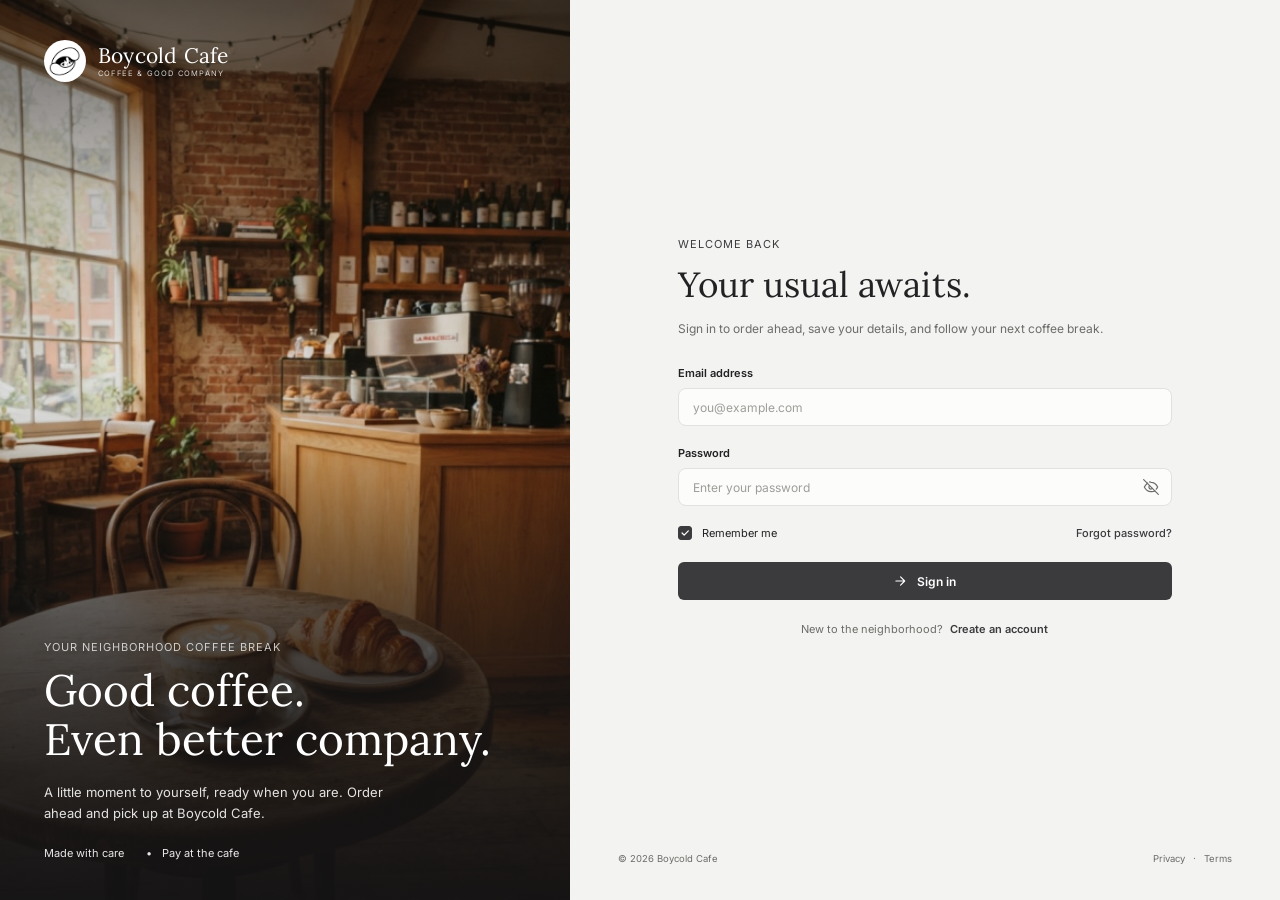
<file: system/index.html>
<!DOCTYPE html>
<html lang="en">
<head>
  <meta charset="UTF-8">
  <meta name="viewport" content="width=device-width, initial-scale=1.0">
  <title>Sign in | Boycold Cafe</title>
  <link rel="icon" href="components/images/boycold_logo.png">
  <link rel="preconnect" href="https://fonts.googleapis.com">
  <link rel="preconnect" href="https://fonts.gstatic.com" crossorigin>
  <link href="https://fonts.googleapis.com/css2?family=Inter:wght@400;500;600&family=Lora:wght@400;500&display=swap" rel="stylesheet">
  <script src="components/js/theme.js"></script>
  <link rel="stylesheet" href="components/css/base.css">
  <link rel="stylesheet" href="components/css/auth.css">
</head>
<body>
  <main class="login">

    <!-- LEFT: image panel -->
    <section class="hero" aria-hidden="false">
      <div class="hero__overlay"></div>

      <a href="index.html" class="brand">
        <img class="brand__icon" src="components/images/boycold_logo.png" alt="">
        <span class="brand__text">
          <span class="brand__name">Boycold Cafe</span>
          <span class="brand__tag">COFFEE &amp; GOOD COMPANY</span>
        </span>
      </a>

      <div class="hero__copy">
        <p class="eyebrow eyebrow--light">YOUR NEIGHBORHOOD COFFEE BREAK</p>
        <h2 class="hero__title">Good coffee.<br>Even better company.</h2>
        <p class="hero__text">A little moment to yourself, ready when you are. Order ahead and pick up at Boycold Cafe.</p>
        <ul class="hero__points">
          <li>Made with care</li>
          <li>Pay at the cafe</li>
        </ul>
      </div>
    </section>

    <!-- RIGHT: form panel -->
    <section class="panel">

      <div class="form-wrap">
        <p class="eyebrow">WELCOME BACK</p>
        <h1 class="title">Your usual awaits.</h1>
        <p class="subtitle">Sign in to order ahead, save your details, and follow your next coffee break.</p>

        <form id="loginForm" novalidate>
          <div class="field">
            <label for="email">Email address</label>
            <input type="email" id="email" name="email" placeholder="you@example.com" autocomplete="email">
            <p class="error" id="emailError" role="alert"></p>
          </div>

          <div class="field">
            <label for="password">Password</label>
            <div class="input-wrap">
              <input type="password" id="password" name="password" placeholder="Enter your password" autocomplete="current-password">
              <button type="button" class="toggle" id="togglePassword" aria-label="Show password">
                <svg class="icon-eye" viewBox="0 0 24 24" fill="none" stroke="currentColor" stroke-width="1.8" stroke-linecap="round" stroke-linejoin="round" aria-hidden="true">
                  <path d="M2 12s3.5-7 10-7 10 7 10 7-3.5 7-10 7S2 12 2 12z"/>
                  <circle cx="12" cy="12" r="3"/>
                </svg>
                <svg class="icon-eye-off" viewBox="0 0 24 24" fill="none" stroke="currentColor" stroke-width="1.8" stroke-linecap="round" stroke-linejoin="round" aria-hidden="true">
                  <path d="M17.94 17.94A10.9 10.9 0 0 1 12 19c-6.5 0-10-7-10-7a18.5 18.5 0 0 1 5.06-5.94M9.9 4.24A10.9 10.9 0 0 1 12 5c6.5 0 10 7 10 7a18.5 18.5 0 0 1-2.16 3.19M14.12 14.12A3 3 0 1 1 9.88 9.88"/>
                  <path d="M1 1l22 22"/>
                </svg>
              </button>
            </div>
            <p class="error" id="passwordError" role="alert"></p>
          </div>

          <div class="row">
            <label class="check">
              <input type="checkbox" id="remember" checked>
              <span class="check__box">
                <svg viewBox="0 0 24 24" fill="none" stroke="currentColor" stroke-width="3" stroke-linecap="round" stroke-linejoin="round" aria-hidden="true"><path d="M5 12l5 5L20 7"/></svg>
              </span>
              Remember me
            </label>
            <a href="#" class="link" data-soon="Password reset is coming soon">Forgot password?</a>
          </div>

          <button type="submit" class="btn" id="signInBtn">
            <svg viewBox="0 0 24 24" fill="none" stroke="currentColor" stroke-width="2" stroke-linecap="round" stroke-linejoin="round" aria-hidden="true"><path d="M5 12h14M13 5l7 7-7 7"/></svg>
            <span>Sign in</span>
          </button>
        </form>

        <p class="signup">New to the neighborhood? <a href="sign_up.html" class="link">Create an account</a></p>
      </div>

      <footer class="footer">
        <span>&copy; 2026 Boycold Cafe</span>
        <span class="footer__links">
          <a href="#" data-soon="Privacy page is coming soon">Privacy</a>
          <i>&middot;</i>
          <a href="#" data-soon="Terms page is coming soon">Terms</a>
        </span>
      </footer>
    </section>
  </main>

  <div class="toast" id="toast" role="status" aria-live="polite"></div>

  <script src="components/js/icons.js"></script>
  <script src="components/js/store.js"></script>
  <script src="components/js/auth.js"></script>
</body>
</html>
</file>
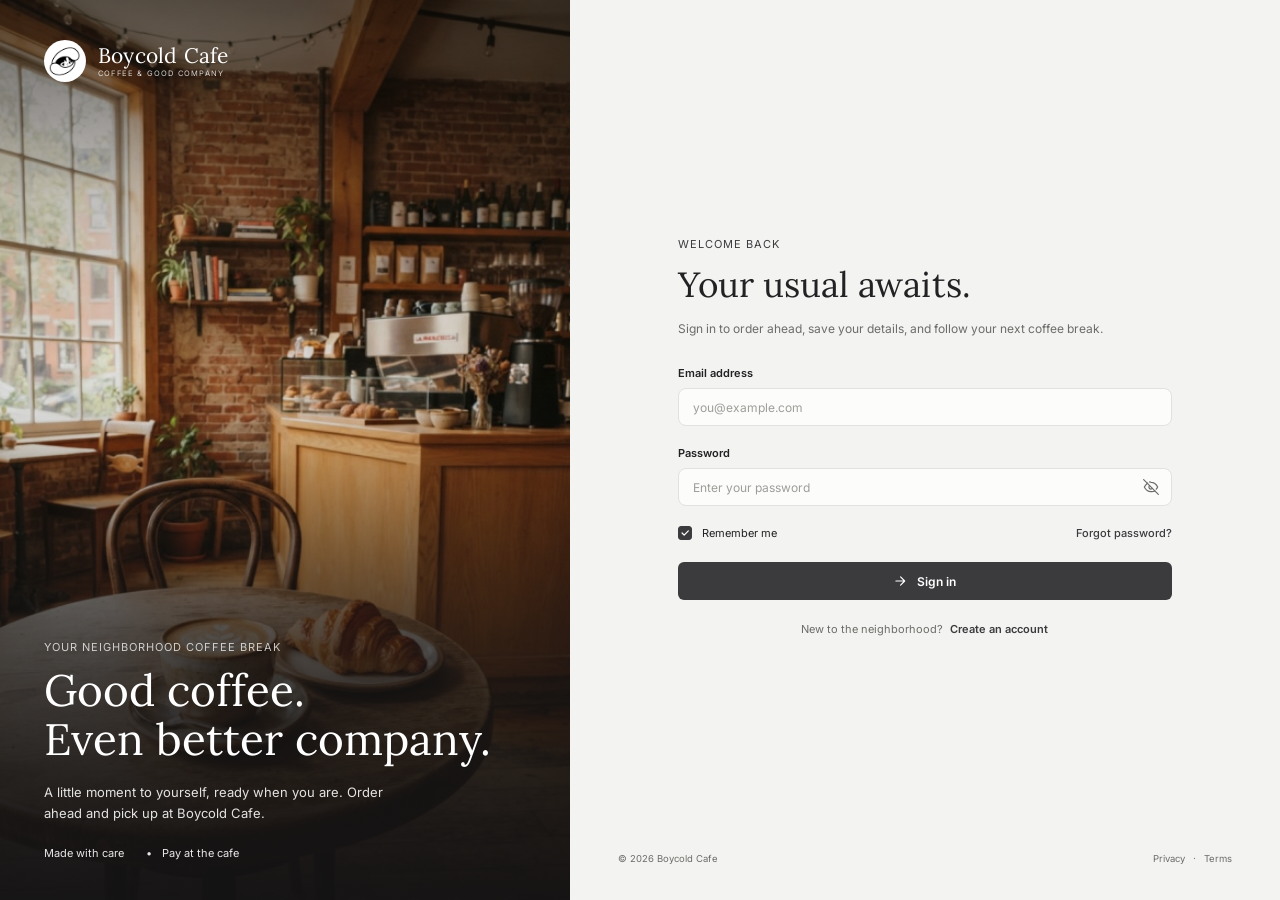
<file: system/checkout.html>
<!DOCTYPE html>
<html lang="en">
<head>
  <meta charset="UTF-8">
  <meta name="viewport" content="width=device-width, initial-scale=1.0">
  <title>Your order | Boycold Cafe</title>
  <link rel="icon" href="components/images/boycold_logo.png">
  <script src="components/js/theme.js"></script>
  <link rel="preconnect" href="https://fonts.googleapis.com">
  <link rel="preconnect" href="https://fonts.gstatic.com" crossorigin>
  <link href="https://fonts.googleapis.com/css2?family=Inter:wght@400;500;600&family=Lora:wght@400;500&display=swap" rel="stylesheet">
  <link rel="stylesheet" href="components/css/base.css">
  <link rel="stylesheet" href="components/css/customer.css">
  <link rel="stylesheet" href="components/css/checkout.css">
</head>
<body>

  <main class="page page--checkout">

    <a href="menu.html" class="back-link">
      <svg viewBox="0 0 24 24" fill="none" stroke="currentColor" stroke-width="2" stroke-linecap="round" stroke-linejoin="round" aria-hidden="true"><path d="M19 12H5M12 19l-7-7 7-7"/></svg>
      Continue browsing
    </a>

    <section class="co-hero">
      <div class="co-hero__row">
        <h1>Your next little pick-me-up.</h1>
        <span class="pill pill--accent steps">
          <b>1</b> Cart
          <svg viewBox="0 0 24 24" fill="none" stroke="currentColor" stroke-width="2.4" stroke-linecap="round" stroke-linejoin="round" aria-hidden="true"><path d="M5 12h14M13 5l7 7-7 7"/></svg>
          <b>2</b> Pickup
          <svg viewBox="0 0 24 24" fill="none" stroke="currentColor" stroke-width="2.4" stroke-linecap="round" stroke-linejoin="round" aria-hidden="true"><path d="M5 12h14M13 5l7 7-7 7"/></svg>
          <b>3</b> Confirmation
        </span>
      </div>
      <p class="co-hero__sub">Review your order and choose a time to swing by.</p>
    </section>

    <div class="co-layout">

      <!-- LEFT -->
      <div class="co-main">

        <section class="co-card" id="orderCard"></section>

        <section class="co-card">
          <div class="co-card__head" style="margin-bottom: calc(14 * var(--u));">
            <h2 class="co-card__title">
              <svg viewBox="0 0 24 24" fill="none" stroke="currentColor" stroke-width="1.8" stroke-linecap="round" stroke-linejoin="round" aria-hidden="true"><circle cx="12" cy="12" r="9"/><path d="M12 7v5l3 2"/></svg>
              Choose your pickup
            </h2>
          </div>

          <div class="grid-2">
            <div class="f">
              <label for="pickupDate">Pickup date</label>
              <div class="f__wrap">
                <select id="pickupDate"></select>
                <svg viewBox="0 0 24 24" fill="none" stroke="currentColor" stroke-width="1.8" stroke-linecap="round" stroke-linejoin="round" aria-hidden="true"><rect x="3" y="5" width="18" height="16" rx="2"/><path d="M3 10h18M8 3v4M16 3v4"/></svg>
              </div>
            </div>
            <div class="f" id="timeField">
              <label for="pickupTime">Preferred pickup time</label>
              <div class="f__wrap">
                <select id="pickupTime"></select>
                <svg viewBox="0 0 24 24" fill="none" stroke="currentColor" stroke-width="2" stroke-linecap="round" stroke-linejoin="round" aria-hidden="true"><path d="M6 9l6 6 6-6"/></svg>
              </div>
              <p class="err" id="timeError" role="alert"></p>
            </div>
          </div>

          <div class="slots" id="slots"></div>
          <p class="hint">Available times are shown by the cafe. We&rsquo;ll notify you when your order is ready.</p>
        </section>

        <section class="co-card">
          <div class="co-card__head" style="margin-bottom: calc(14 * var(--u));">
            <h2 class="co-card__title">Contact &amp; order note</h2>
          </div>

          <div class="grid-2">
            <div class="f" id="nameField">
              <label for="pickupName">Pickup name</label>
              <input type="text" id="pickupName" placeholder="Who should we call out?" autocomplete="name">
              <p class="err" id="nameError" role="alert"></p>
            </div>
            <div class="f" id="phoneField">
              <label for="phone">Phone number</label>
              <input type="tel" id="phone" placeholder="09XX XXX XXXX" autocomplete="tel">
              <p class="err" id="phoneError" role="alert"></p>
            </div>
          </div>

          <div class="f" style="margin-bottom: 0;">
            <label for="note">Order note (optional)</label>
            <input type="text" id="note" placeholder="Anything we should know?" maxlength="120">
          </div>
        </section>
      </div>

      <!-- RIGHT -->
      <aside>
        <div class="sum-card" id="summary"></div>

        <p class="side-note">
          <svg viewBox="0 0 24 24" fill="none" stroke="currentColor" stroke-width="1.8" stroke-linecap="round" stroke-linejoin="round" aria-hidden="true"><path d="M6 2L3 6v14a2 2 0 0 0 2 2h14a2 2 0 0 0 2-2V6l-3-4z"/><path d="M3 6h18"/><path d="M16 10a4 4 0 0 1-8 0"/></svg>
          Pickup only at Boycold Cafe. No delivery or online payment.
        </p>
      </aside>
    </div>
  </main>

  <script src="components/js/icons.js"></script>
  <script src="components/js/store.js"></script>
  <script src="components/js/shell.js"></script>
  <script src="components/js/checkout.js"></script>
</body>
</html>
</file>
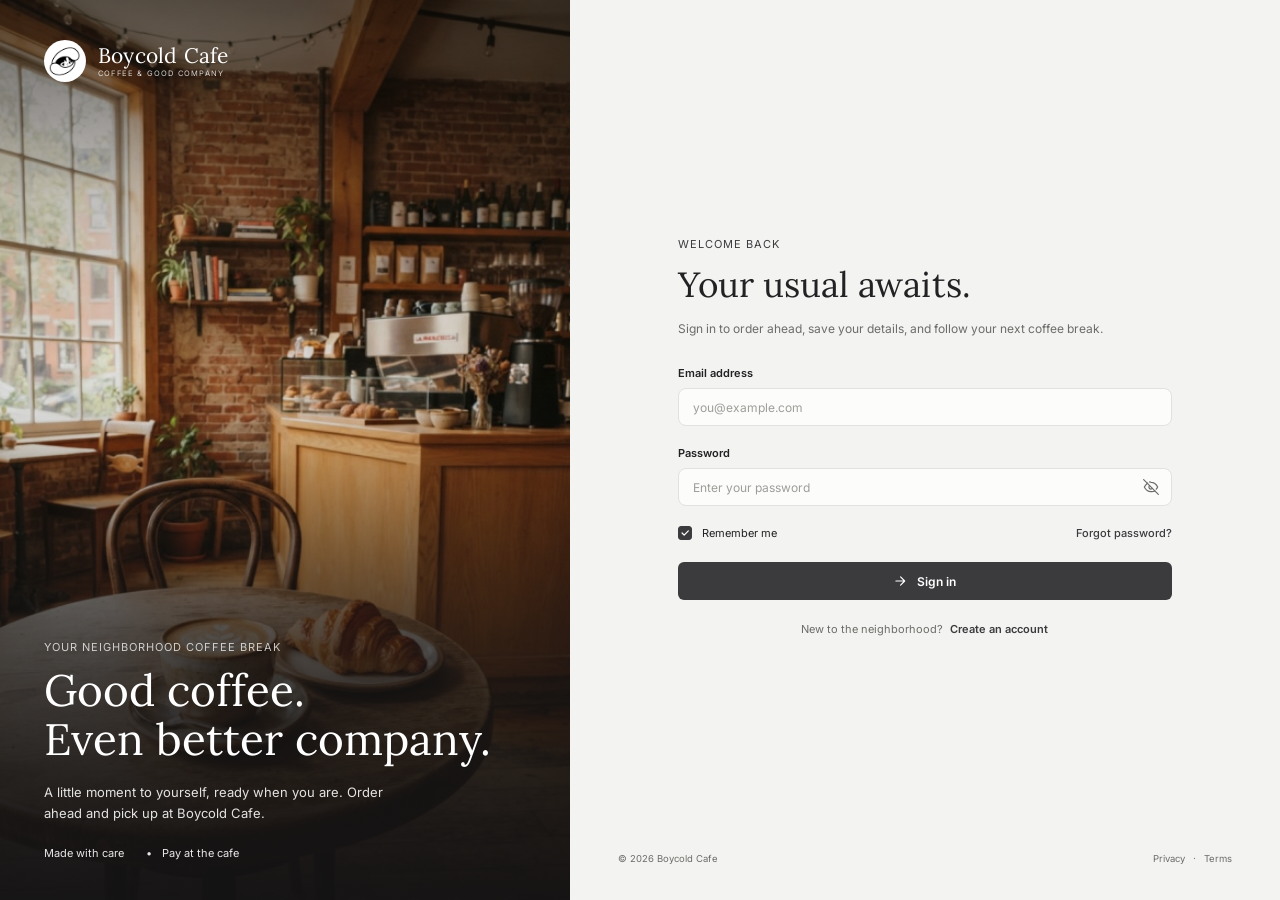
<file: system/menu.html>
<!DOCTYPE html>
<html lang="en">
<head>
  <meta charset="UTF-8">
  <meta name="viewport" content="width=device-width, initial-scale=1.0">
  <title>Menu | Boycold Cafe</title>
  <link rel="icon" href="components/images/boycold_logo.png">
  <script src="components/js/theme.js"></script>
  <link rel="preconnect" href="https://fonts.googleapis.com">
  <link rel="preconnect" href="https://fonts.gstatic.com" crossorigin>
  <link href="https://fonts.googleapis.com/css2?family=Inter:wght@400;500;600&family=Lora:wght@400;500&display=swap" rel="stylesheet">
  <link rel="stylesheet" href="components/css/base.css">
  <link rel="stylesheet" href="components/css/customer.css">
  <link rel="stylesheet" href="components/css/menu.css">
</head>
<body class="page-menu">

  <main class="page">

    <!-- HERO -->
    <section class="hero">
      <p class="eyebrow only-desktop">Freshly made, just for you</p>
      <p class="eyebrow only-mobile">Your neighborhood coffee break</p>
      <div class="hero__row">
        <h1 class="only-desktop">What&rsquo;s your kind of coffee break?</h1>
        <h1 class="only-mobile">A little pause,<br>made for you.</h1>
        <span class="pill pill--accent only-desktop">Pickup only &middot; Pay at cafe</span>
      </div>
      <p class="hero__sub only-desktop">A familiar favorite or something new. Order ahead, pick up, enjoy.</p>
      <p class="hero__sub only-mobile">Order ahead. Pick up at Boycold Cafe. Pay when you collect.</p>
    </section>

    <div class="layout">

      <!-- LEFT: menu -->
      <section>
        <div class="toolbar">
          <div class="chips" id="chips">
            <button type="button" class="chip is-active" data-filter="all">All</button>
            <button type="button" class="chip" data-filter="coffee">Coffee</button>
            <button type="button" class="chip" data-filter="food">Food</button>
            <button type="button" class="chip" data-filter="pastries">Pastries</button>
          </div>

          <div class="search">
            <label for="search">Find your favorite</label>
            <div class="search__wrap">
              <input type="search" id="search" placeholder="Search the menu..." autocomplete="off">
              <svg viewBox="0 0 24 24" fill="none" stroke="currentColor" stroke-width="2" stroke-linecap="round" stroke-linejoin="round" aria-hidden="true"><circle cx="11" cy="11" r="7"/><path d="M21 21l-4.3-4.3"/></svg>
            </div>
          </div>
        </div>

        <div class="list__head">
          <h2 class="list__title">Made for a little pause</h2>
          <span class="list__count" id="count"></span>
        </div>

        <div class="cards" id="cards"></div>

        <div class="note">
          <strong>Your coffee, your way.</strong>
          <p>Choose your milk and ice preference before adding a drink. Food availability is updated by our cafe team.</p>
        </div>
      </section>

      <!-- RIGHT: details + cart (details become a bottom sheet on phones) -->
      <aside class="side">
        <div class="panel-card detail" id="detail"></div>
        <div class="panel-card cart" id="cart"></div>
      </aside>
    </div>
  </main>

  <div class="sheet-backdrop" id="sheetBackdrop"></div>
  <div class="cartbar" id="cartbar" hidden></div>

  <script src="components/js/icons.js"></script>
  <script src="components/js/store.js"></script>
  <script src="components/js/shell.js"></script>
  <script src="components/js/menu.js"></script>
</body>
</html>
</file>
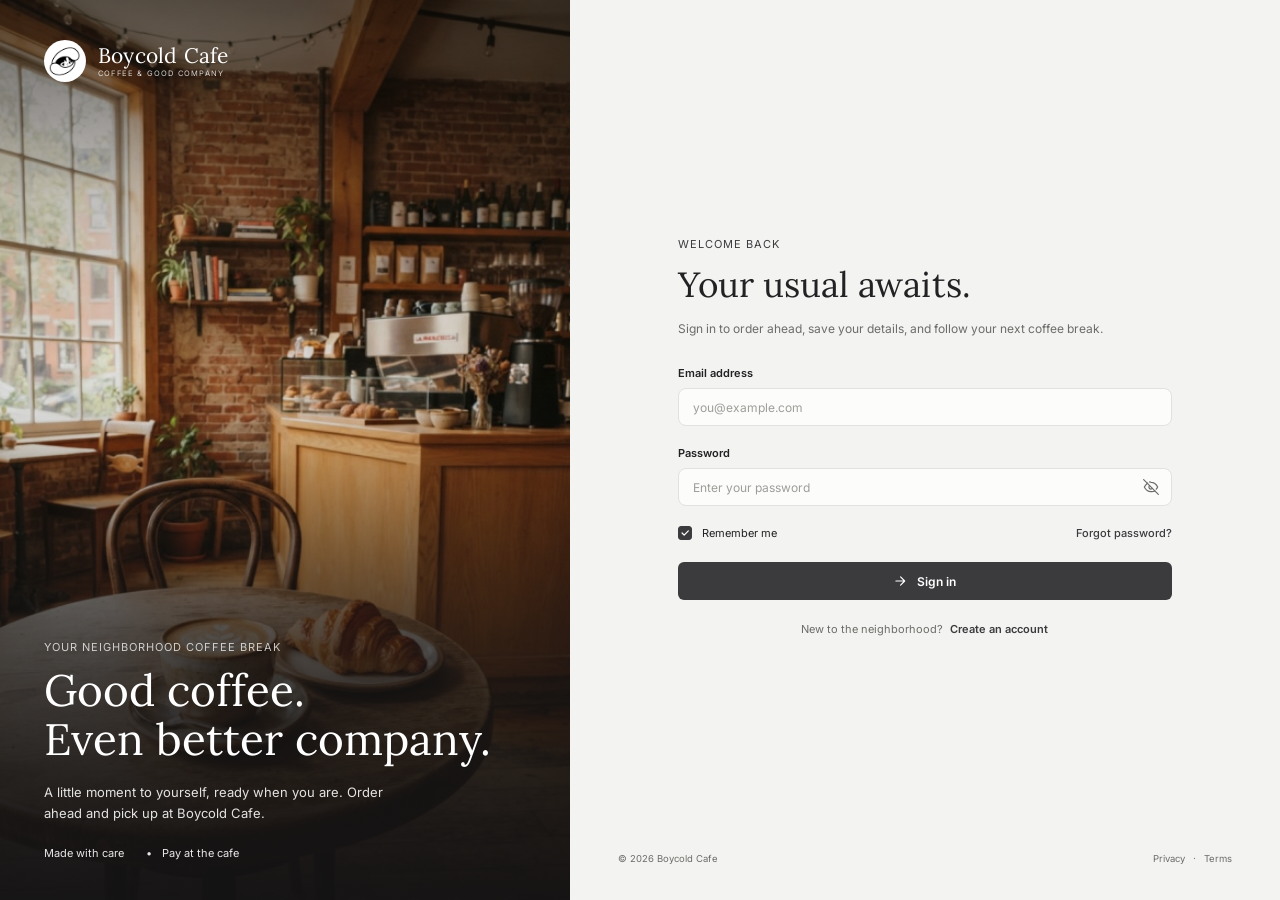
<file: system/my_orders.html>
<!DOCTYPE html>
<html lang="en">
<head>
  <meta charset="UTF-8">
  <meta name="viewport" content="width=device-width, initial-scale=1.0">
  <title>My orders | Boycold Cafe</title>
  <link rel="icon" href="components/images/boycold_logo.png">
  <script src="components/js/theme.js"></script>
  <link rel="preconnect" href="https://fonts.googleapis.com">
  <link rel="preconnect" href="https://fonts.gstatic.com" crossorigin>
  <link href="https://fonts.googleapis.com/css2?family=Inter:wght@400;500;600&family=Lora:wght@400;500&display=swap" rel="stylesheet">
  <link rel="stylesheet" href="components/css/base.css">
  <link rel="stylesheet" href="components/css/customer.css">
  <link rel="stylesheet" href="components/css/my_orders.css">
</head>
<body>

  <main class="page page--narrow" id="app"></main>

  <script src="components/js/icons.js"></script>
  <script src="components/js/store.js"></script>
  <script src="components/js/shell.js"></script>
  <script src="components/js/my_orders.js"></script>
</body>
</html>
</file>
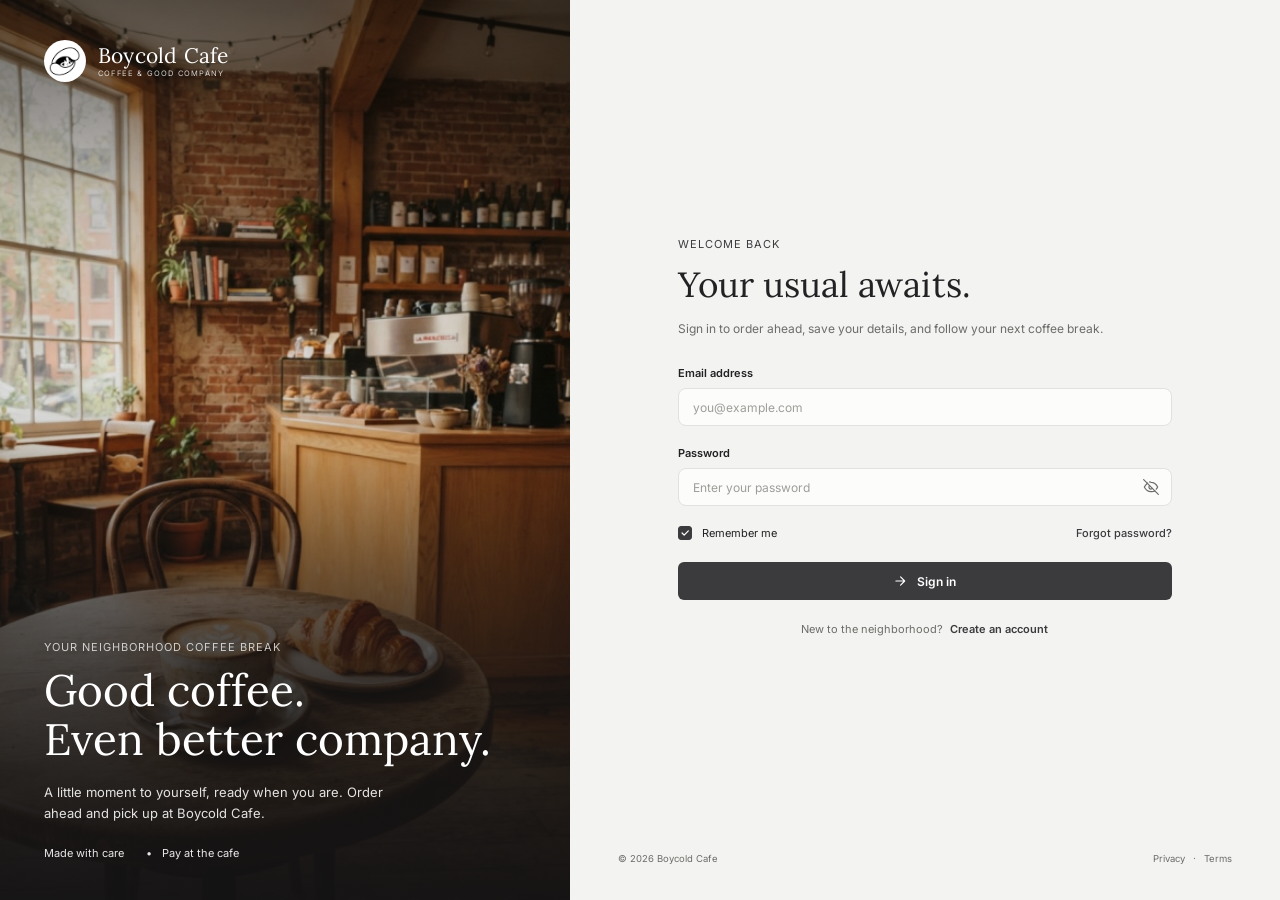
<file: system/order_status.html>
<!DOCTYPE html>
<html lang="en">
<head>
  <meta charset="UTF-8">
  <meta name="viewport" content="width=device-width, initial-scale=1.0">
  <title>Order status | Boycold Cafe</title>
  <link rel="icon" href="components/images/boycold_logo.png">
  <script src="components/js/theme.js"></script>
  <link rel="preconnect" href="https://fonts.googleapis.com">
  <link rel="preconnect" href="https://fonts.gstatic.com" crossorigin>
  <link href="https://fonts.googleapis.com/css2?family=Inter:wght@400;500;600&family=Lora:wght@400;500&display=swap" rel="stylesheet">
  <link rel="stylesheet" href="components/css/base.css">
  <link rel="stylesheet" href="components/css/customer.css">
  <link rel="stylesheet" href="components/css/order_status.css">
</head>
<body>

  <main class="page page--order" id="orderPage"></main>

  <script src="components/js/icons.js"></script>
  <script src="components/js/store.js"></script>
  <script src="components/js/shell.js"></script>
  <script src="components/js/order_status.js"></script>
</body>
</html>
</file>
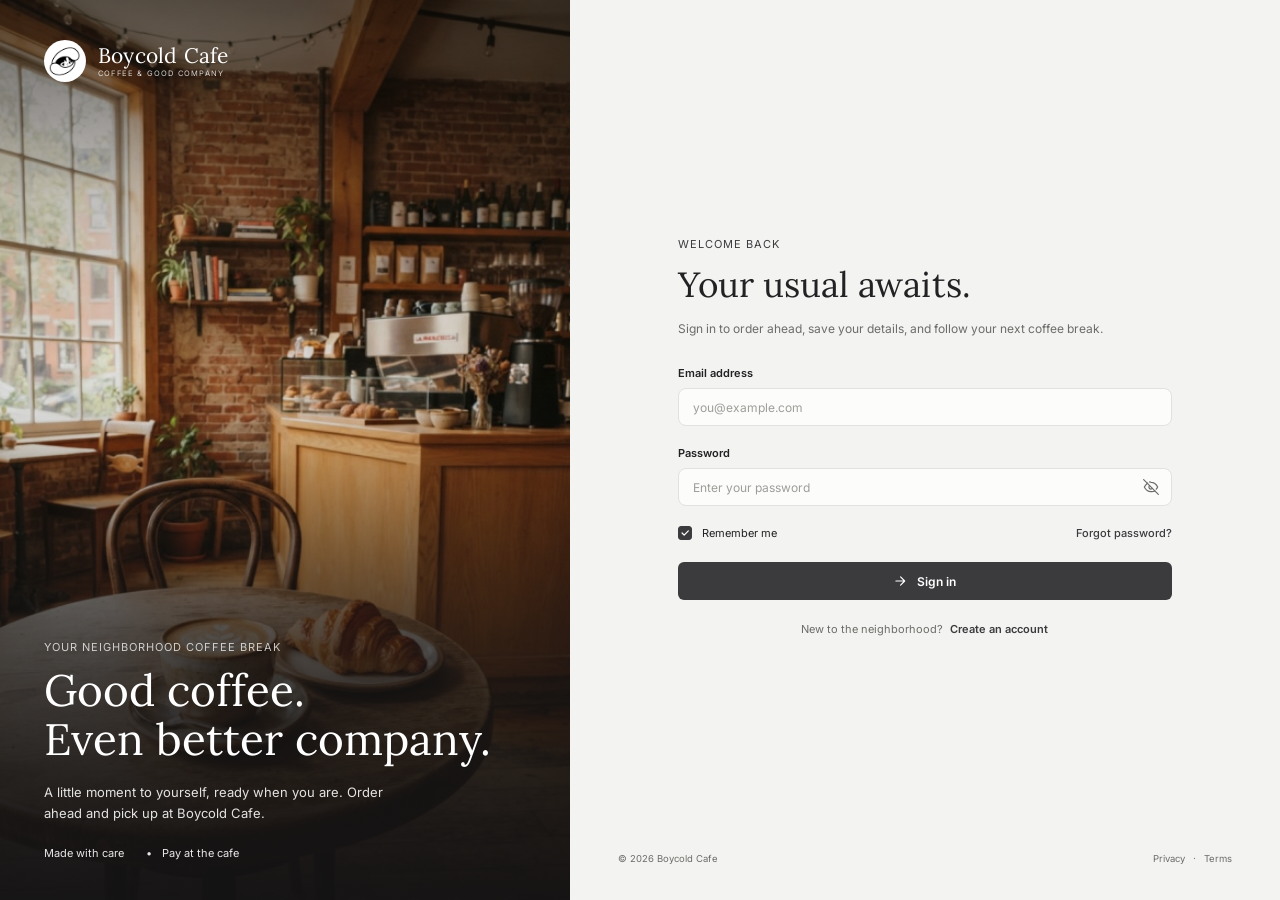
<file: system/profile.html>
<!DOCTYPE html>
<html lang="en">
<head>
  <meta charset="UTF-8">
  <meta name="viewport" content="width=device-width, initial-scale=1.0">
  <title>Profile | Boycold Cafe</title>
  <link rel="icon" href="components/images/boycold_logo.png">
  <script src="components/js/theme.js"></script>
  <link rel="preconnect" href="https://fonts.googleapis.com">
  <link rel="preconnect" href="https://fonts.gstatic.com" crossorigin>
  <link href="https://fonts.googleapis.com/css2?family=Inter:wght@400;500;600&family=Lora:wght@400;500&display=swap" rel="stylesheet">
  <link rel="stylesheet" href="components/css/base.css">
  <link rel="stylesheet" href="components/css/customer.css">
  <link rel="stylesheet" href="components/css/profile.css">
</head>
<body>

  <main class="page page--narrow" id="app"></main>

  <script src="components/js/icons.js"></script>
  <script src="components/js/store.js"></script>
  <script src="components/js/shell.js"></script>
  <script src="components/js/profile.js"></script>
</body>
</html>
</file>
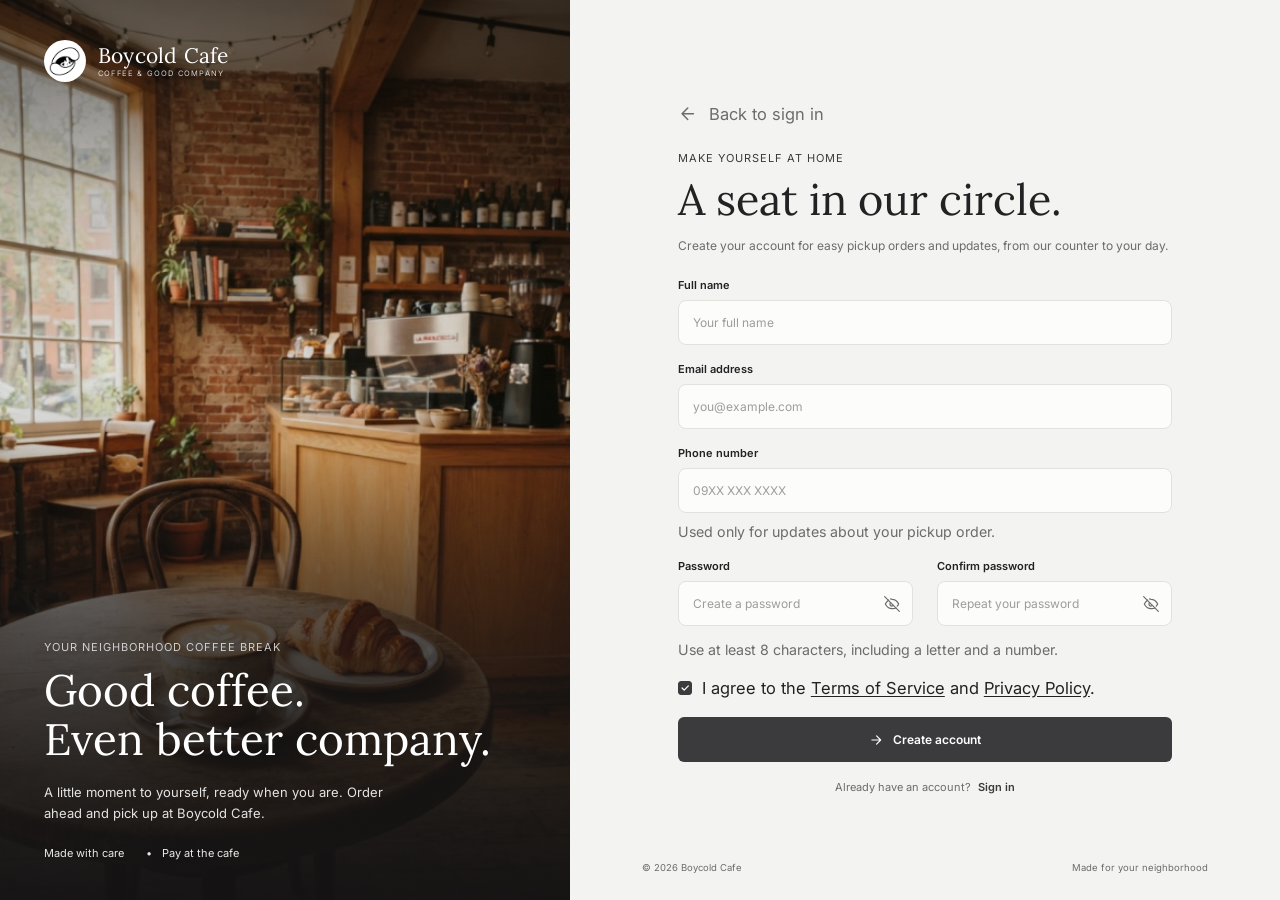
<file: system/sign_up.html>
<!DOCTYPE html>
<html lang="en">
<head>
  <meta charset="UTF-8">
  <meta name="viewport" content="width=device-width, initial-scale=1.0">
  <title>Create account | Boycold Cafe</title>
  <link rel="icon" href="components/images/boycold_logo.png">
  <link rel="preconnect" href="https://fonts.googleapis.com">
  <link rel="preconnect" href="https://fonts.gstatic.com" crossorigin>
  <link href="https://fonts.googleapis.com/css2?family=Inter:wght@400;500;600&family=Lora:wght@400;500&display=swap" rel="stylesheet">
  <script src="components/js/theme.js"></script>
  <link rel="stylesheet" href="components/css/base.css">
  <link rel="stylesheet" href="components/css/auth.css">
  <link rel="stylesheet" href="components/css/sign_up.css">
</head>
<body>
  <main class="login">

    <!-- LEFT: image panel -->
    <section class="hero">
      <div class="hero__overlay"></div>

      <a href="index.html" class="brand">
        <img class="brand__icon" src="components/images/boycold_logo.png" alt="">
        <span class="brand__text">
          <span class="brand__name">Boycold Cafe</span>
          <span class="brand__tag">COFFEE &amp; GOOD COMPANY</span>
        </span>
      </a>

      <div class="hero__copy">
        <p class="eyebrow eyebrow--light">YOUR NEIGHBORHOOD COFFEE BREAK</p>
        <h2 class="hero__title">Good coffee.<br>Even better company.</h2>
        <p class="hero__text">A little moment to yourself, ready when you are. Order ahead and pick up at Boycold Cafe.</p>
        <ul class="hero__points">
          <li>Made with care</li>
          <li>Pay at the cafe</li>
        </ul>
      </div>
    </section>

    <!-- RIGHT: form panel -->
    <section class="panel panel--signup">
      <div class="form-wrap">

        <a href="index.html" class="back">
          <svg viewBox="0 0 24 24" fill="none" stroke="currentColor" stroke-width="1.8" stroke-linecap="round" stroke-linejoin="round" aria-hidden="true"><path d="M19 12H5M12 19l-7-7 7-7"/></svg>
          Back to sign in
        </a>

        <p class="eyebrow">MAKE YOURSELF AT HOME</p>
        <h1 class="title">A seat in our circle.</h1>
        <p class="subtitle">Create your account for easy pickup orders and updates, from our counter to your day.</p>

        <form id="signupForm" novalidate>

          <div class="field">
            <label for="fullName">Full name</label>
            <input type="text" id="fullName" name="fullName" placeholder="Your full name" autocomplete="name">
            <p class="error" id="fullNameError" role="alert"></p>
          </div>

          <div class="field">
            <label for="email">Email address</label>
            <input type="email" id="email" name="email" placeholder="you@example.com" autocomplete="email">
            <p class="error" id="emailError" role="alert"></p>
          </div>

          <div class="field">
            <label for="phone">Phone number</label>
            <input type="tel" id="phone" name="phone" placeholder="09XX XXX XXXX" autocomplete="tel">
            <p class="hint">Used only for updates about your pickup order.</p>
            <p class="error" id="phoneError" role="alert"></p>
          </div>

          <div class="grid-2">
            <div class="field">
              <label for="password">Password</label>
              <div class="input-wrap">
                <input type="password" id="password" name="password" placeholder="Create a password" autocomplete="new-password">
                <button type="button" class="toggle" data-target="password" aria-label="Show password">
                  <svg class="icon-eye" viewBox="0 0 24 24" fill="none" stroke="currentColor" stroke-width="1.8" stroke-linecap="round" stroke-linejoin="round" aria-hidden="true">
                    <path d="M2 12s3.5-7 10-7 10 7 10 7-3.5 7-10 7S2 12 2 12z"/>
                    <circle cx="12" cy="12" r="3"/>
                  </svg>
                  <svg class="icon-eye-off" viewBox="0 0 24 24" fill="none" stroke="currentColor" stroke-width="1.8" stroke-linecap="round" stroke-linejoin="round" aria-hidden="true">
                    <path d="M17.94 17.94A10.9 10.9 0 0 1 12 19c-6.5 0-10-7-10-7a18.5 18.5 0 0 1 5.06-5.94M9.9 4.24A10.9 10.9 0 0 1 12 5c6.5 0 10 7 10 7a18.5 18.5 0 0 1-2.16 3.19M14.12 14.12A3 3 0 1 1 9.88 9.88"/>
                    <path d="M1 1l22 22"/>
                  </svg>
                </button>
              </div>
              <p class="error" id="passwordError" role="alert"></p>
            </div>

            <div class="field">
              <label for="confirmPassword">Confirm password</label>
              <div class="input-wrap">
                <input type="password" id="confirmPassword" name="confirmPassword" placeholder="Repeat your password" autocomplete="new-password">
                <button type="button" class="toggle" data-target="confirmPassword" aria-label="Show password">
                  <svg class="icon-eye" viewBox="0 0 24 24" fill="none" stroke="currentColor" stroke-width="1.8" stroke-linecap="round" stroke-linejoin="round" aria-hidden="true">
                    <path d="M2 12s3.5-7 10-7 10 7 10 7-3.5 7-10 7S2 12 2 12z"/>
                    <circle cx="12" cy="12" r="3"/>
                  </svg>
                  <svg class="icon-eye-off" viewBox="0 0 24 24" fill="none" stroke="currentColor" stroke-width="1.8" stroke-linecap="round" stroke-linejoin="round" aria-hidden="true">
                    <path d="M17.94 17.94A10.9 10.9 0 0 1 12 19c-6.5 0-10-7-10-7a18.5 18.5 0 0 1 5.06-5.94M9.9 4.24A10.9 10.9 0 0 1 12 5c6.5 0 10 7 10 7a18.5 18.5 0 0 1-2.16 3.19M14.12 14.12A3 3 0 1 1 9.88 9.88"/>
                    <path d="M1 1l22 22"/>
                  </svg>
                </button>
              </div>
              <p class="error" id="confirmError" role="alert"></p>
            </div>
          </div>
          <p class="hint hint--password">Use at least 8 characters, including a letter and a number.</p>

          <div class="terms">
            <label class="check">
              <input type="checkbox" id="terms" checked>
              <span class="check__box">
                <svg viewBox="0 0 24 24" fill="none" stroke="currentColor" stroke-width="3" stroke-linecap="round" stroke-linejoin="round" aria-hidden="true"><path d="M5 12l5 5L20 7"/></svg>
              </span>
              <span>I agree to the <a href="#" data-soon="Terms page is coming soon">Terms of Service</a> and <a href="#" data-soon="Privacy page is coming soon">Privacy Policy</a>.</span>
            </label>
            <p class="error" id="termsError" role="alert"></p>
          </div>

          <button type="submit" class="btn" id="createBtn">
            <svg viewBox="0 0 24 24" fill="none" stroke="currentColor" stroke-width="2" stroke-linecap="round" stroke-linejoin="round" aria-hidden="true"><path d="M5 12h14M13 5l7 7-7 7"/></svg>
            <span>Create account</span>
          </button>
        </form>

        <p class="signup">Already have an account? <a href="index.html" class="link">Sign in</a></p>
      </div>

      <footer class="footer">
        <span>&copy; 2026 Boycold Cafe</span>
        <span>Made for your neighborhood</span>
      </footer>
    </section>
  </main>

  <div class="toast" id="toast" role="status" aria-live="polite"></div>

  <script src="components/js/store.js"></script>
  <script src="components/js/sign_up.js"></script>
</body>
</html>
</file>
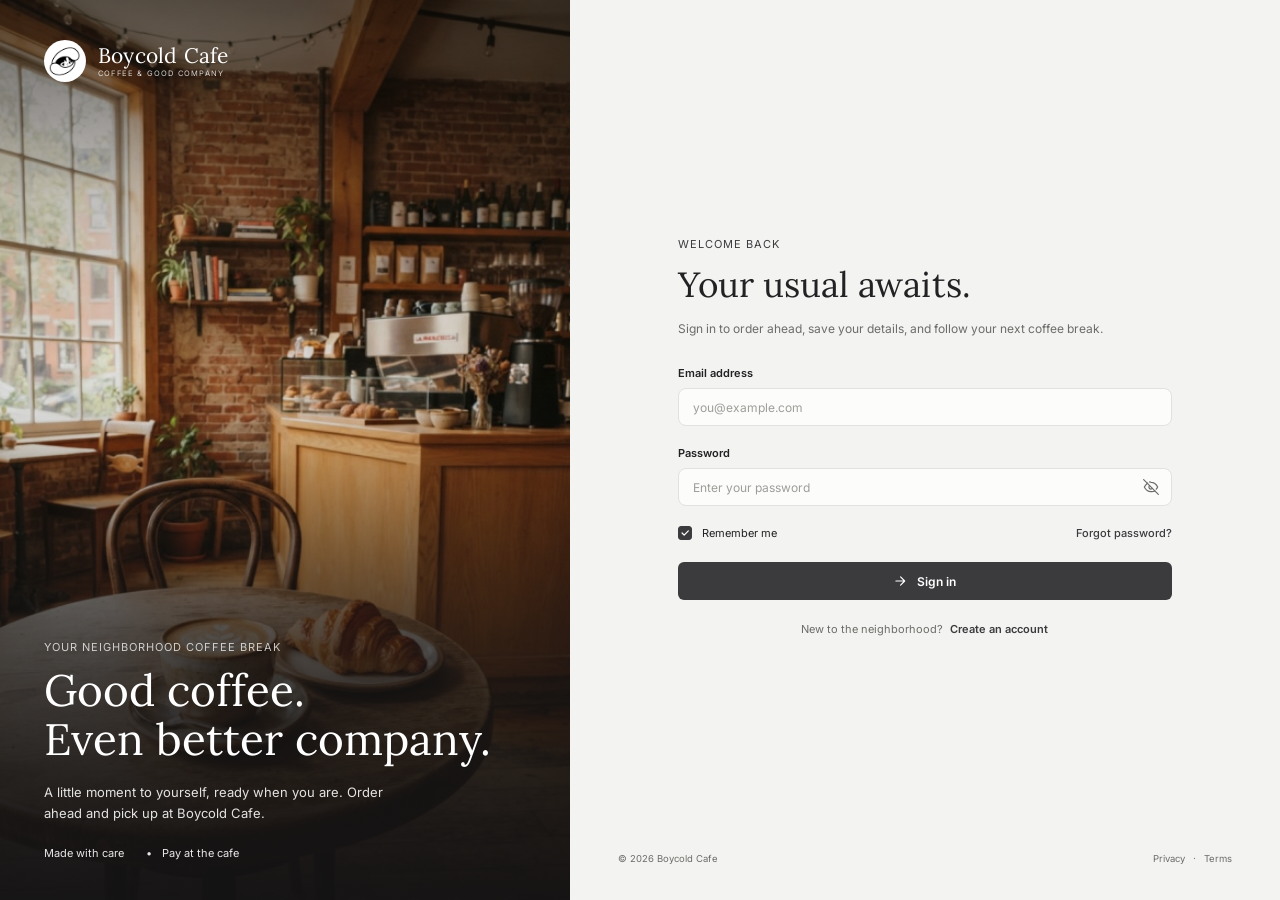
<file: system/workspace/inventory.html>
<!DOCTYPE html>
<html lang="en">
<head>
  <meta charset="UTF-8">
  <meta name="viewport" content="width=device-width, initial-scale=1.0">
  <title>Inventory | Boycold Cafe Workspace</title>
  <link rel="icon" href="../components/images/boycold_logo.png">
  <script src="../components/js/theme.js"></script>
  <link rel="preconnect" href="https://fonts.googleapis.com">
  <link rel="preconnect" href="https://fonts.gstatic.com" crossorigin>
  <link href="https://fonts.googleapis.com/css2?family=Inter:wght@400;500;600&family=Lora:wght@400;500&display=swap" rel="stylesheet">
  <link rel="stylesheet" href="../components/css/base.css">
  <link rel="stylesheet" href="../components/css/workspace.css">
</head>
<body class="ws">
  <div class="ws-app">
    <aside id="wsSide"></aside>
    <div class="ws-main">
      <header id="wsTop"></header>
      <main class="ws-page" id="page"></main>
    </div>
  </div>

  <script src="../components/js/icons.js"></script>
  <script src="../components/js/store.js"></script>
  <script src="../components/js/ws_shell.js"></script>
  <script src="../components/js/ws_inventory.js"></script>
</body>
</html>
</file>
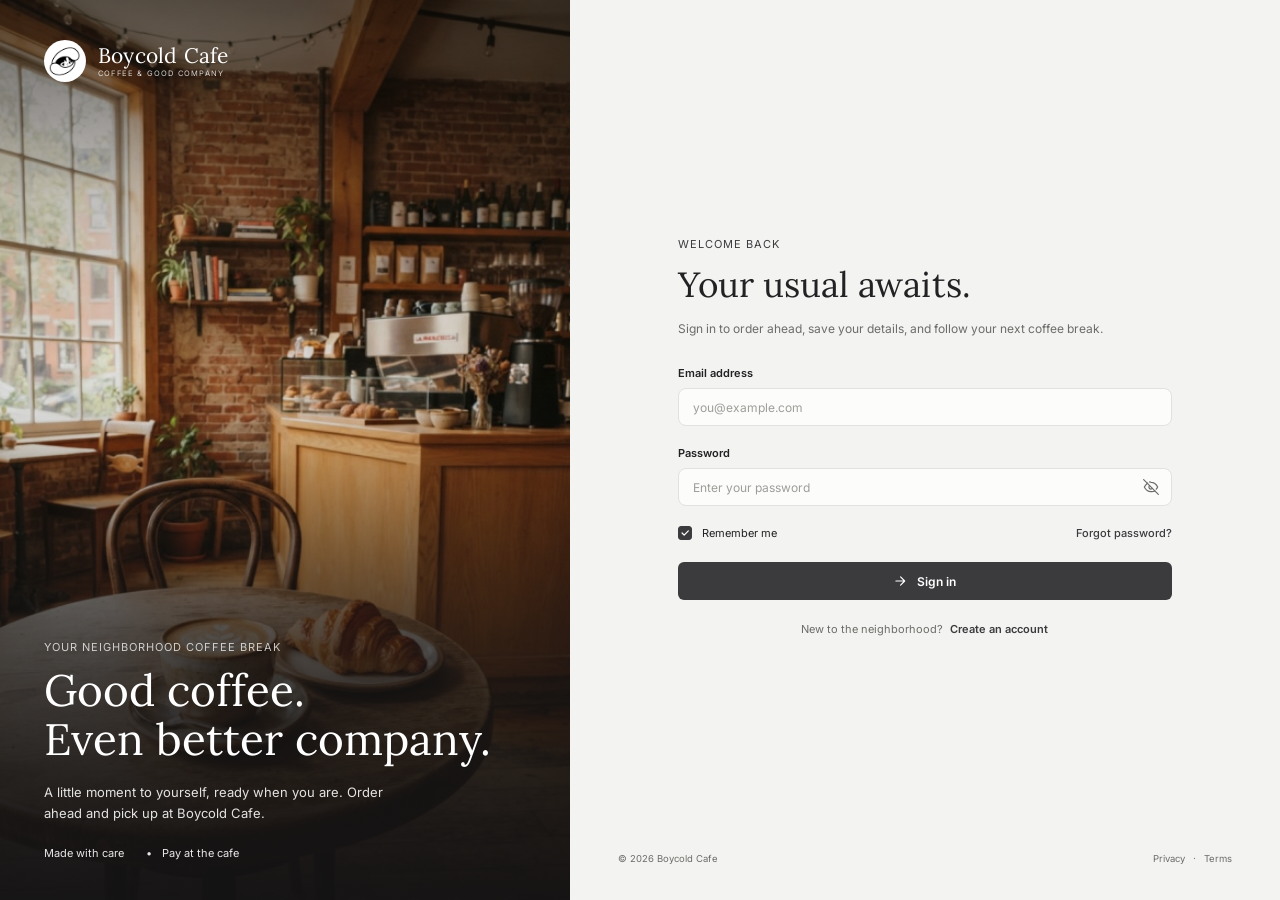
<file: system/workspace/menu.html>
<!DOCTYPE html>
<html lang="en">
<head>
  <meta charset="UTF-8">
  <meta name="viewport" content="width=device-width, initial-scale=1.0">
  <title>Menu & prices | Boycold Cafe Workspace</title>
  <link rel="icon" href="../components/images/boycold_logo.png">
  <script src="../components/js/theme.js"></script>
  <link rel="preconnect" href="https://fonts.googleapis.com">
  <link rel="preconnect" href="https://fonts.gstatic.com" crossorigin>
  <link href="https://fonts.googleapis.com/css2?family=Inter:wght@400;500;600&family=Lora:wght@400;500&display=swap" rel="stylesheet">
  <link rel="stylesheet" href="../components/css/base.css">
  <link rel="stylesheet" href="../components/css/workspace.css">
</head>
<body class="ws">
  <div class="ws-app">
    <aside id="wsSide"></aside>
    <div class="ws-main">
      <header id="wsTop"></header>
      <main class="ws-page" id="page"></main>
    </div>
  </div>

  <script src="../components/js/icons.js"></script>
  <script src="../components/js/store.js"></script>
  <script src="../components/js/ws_shell.js"></script>
  <script src="../components/js/ws_menu.js"></script>
</body>
</html>
</file>
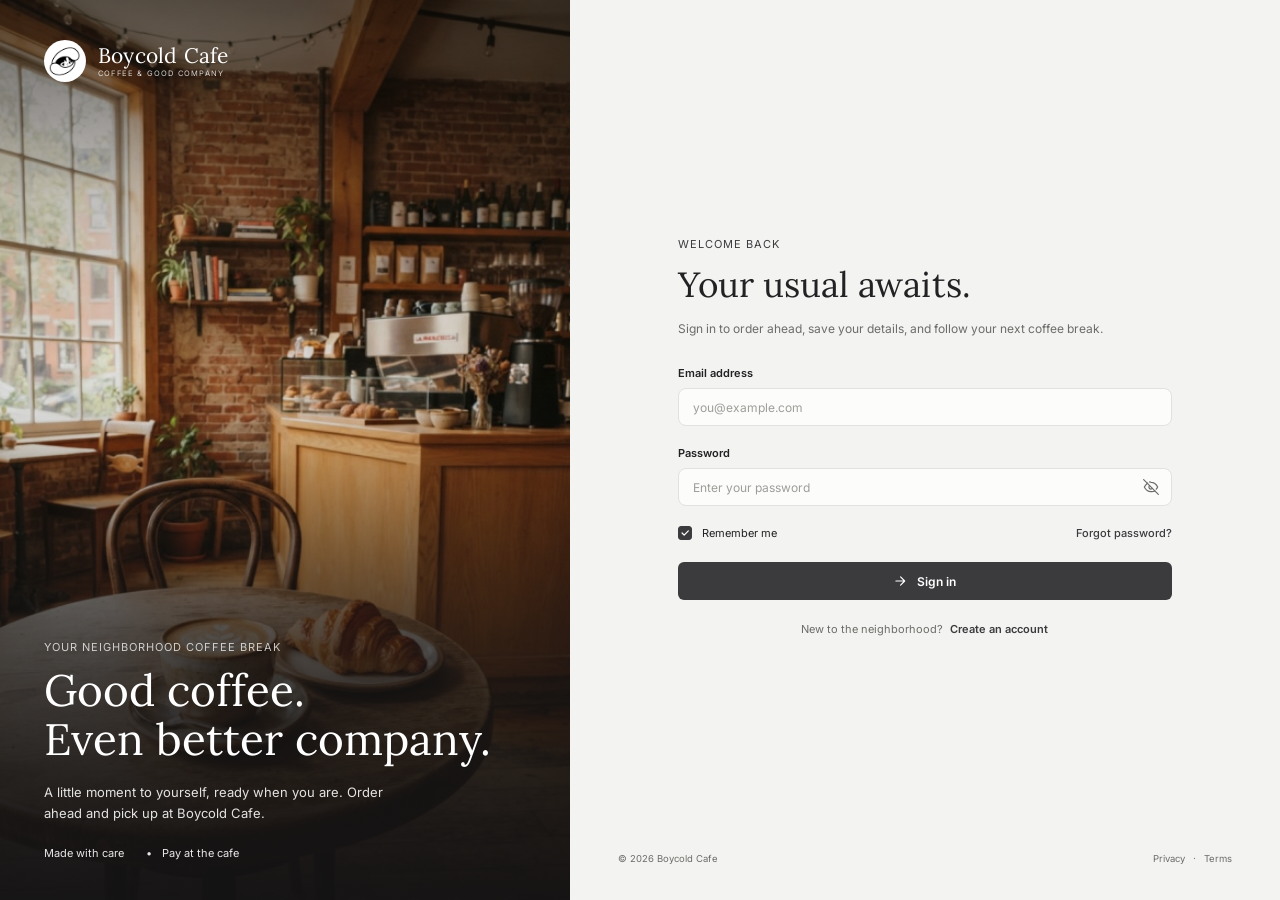
<file: system/workspace/orders.html>
<!DOCTYPE html>
<html lang="en">
<head>
  <meta charset="UTF-8">
  <meta name="viewport" content="width=device-width, initial-scale=1.0">
  <title>Orders | Boycold Cafe Workspace</title>
  <link rel="icon" href="../components/images/boycold_logo.png">
  <script src="../components/js/theme.js"></script>
  <link rel="preconnect" href="https://fonts.googleapis.com">
  <link rel="preconnect" href="https://fonts.gstatic.com" crossorigin>
  <link href="https://fonts.googleapis.com/css2?family=Inter:wght@400;500;600&family=Lora:wght@400;500&display=swap" rel="stylesheet">
  <link rel="stylesheet" href="../components/css/base.css">
  <link rel="stylesheet" href="../components/css/workspace.css">
</head>
<body class="ws">
  <div class="ws-app">
    <aside id="wsSide"></aside>
    <div class="ws-main">
      <header id="wsTop"></header>
      <main class="ws-page" id="page"></main>
    </div>
  </div>

  <script src="../components/js/icons.js"></script>
  <script src="../components/js/store.js"></script>
  <script src="../components/js/ws_shell.js"></script>
  <script src="../components/js/ws_orders.js"></script>
</body>
</html>
</file>
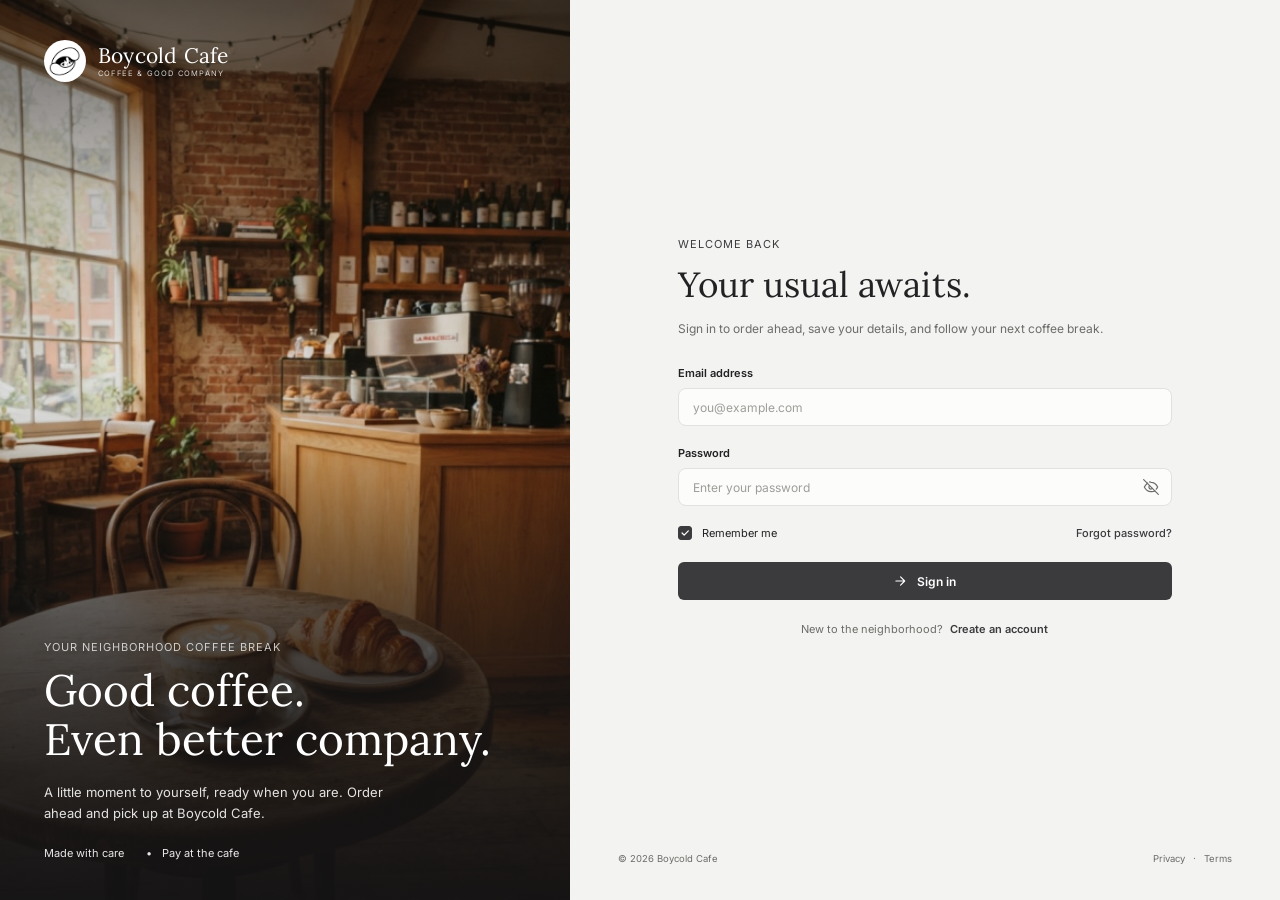
<file: system/workspace/overview.html>
<!DOCTYPE html>
<html lang="en">
<head>
  <meta charset="UTF-8">
  <meta name="viewport" content="width=device-width, initial-scale=1.0">
  <title>Overview | Boycold Cafe Workspace</title>
  <link rel="icon" href="../components/images/boycold_logo.png">
  <script src="../components/js/theme.js"></script>
  <link rel="preconnect" href="https://fonts.googleapis.com">
  <link rel="preconnect" href="https://fonts.gstatic.com" crossorigin>
  <link href="https://fonts.googleapis.com/css2?family=Inter:wght@400;500;600&family=Lora:wght@400;500&display=swap" rel="stylesheet">
  <link rel="stylesheet" href="../components/css/base.css">
  <link rel="stylesheet" href="../components/css/workspace.css">
</head>
<body class="ws">
  <div class="ws-app">
    <aside id="wsSide"></aside>
    <div class="ws-main">
      <header id="wsTop"></header>
      <main class="ws-page" id="page"></main>
    </div>
  </div>

  <script src="../components/js/icons.js"></script>
  <script src="../components/js/store.js"></script>
  <script src="../components/js/ws_shell.js"></script>
  <script src="../components/js/ws_overview.js"></script>
</body>
</html>
</file>
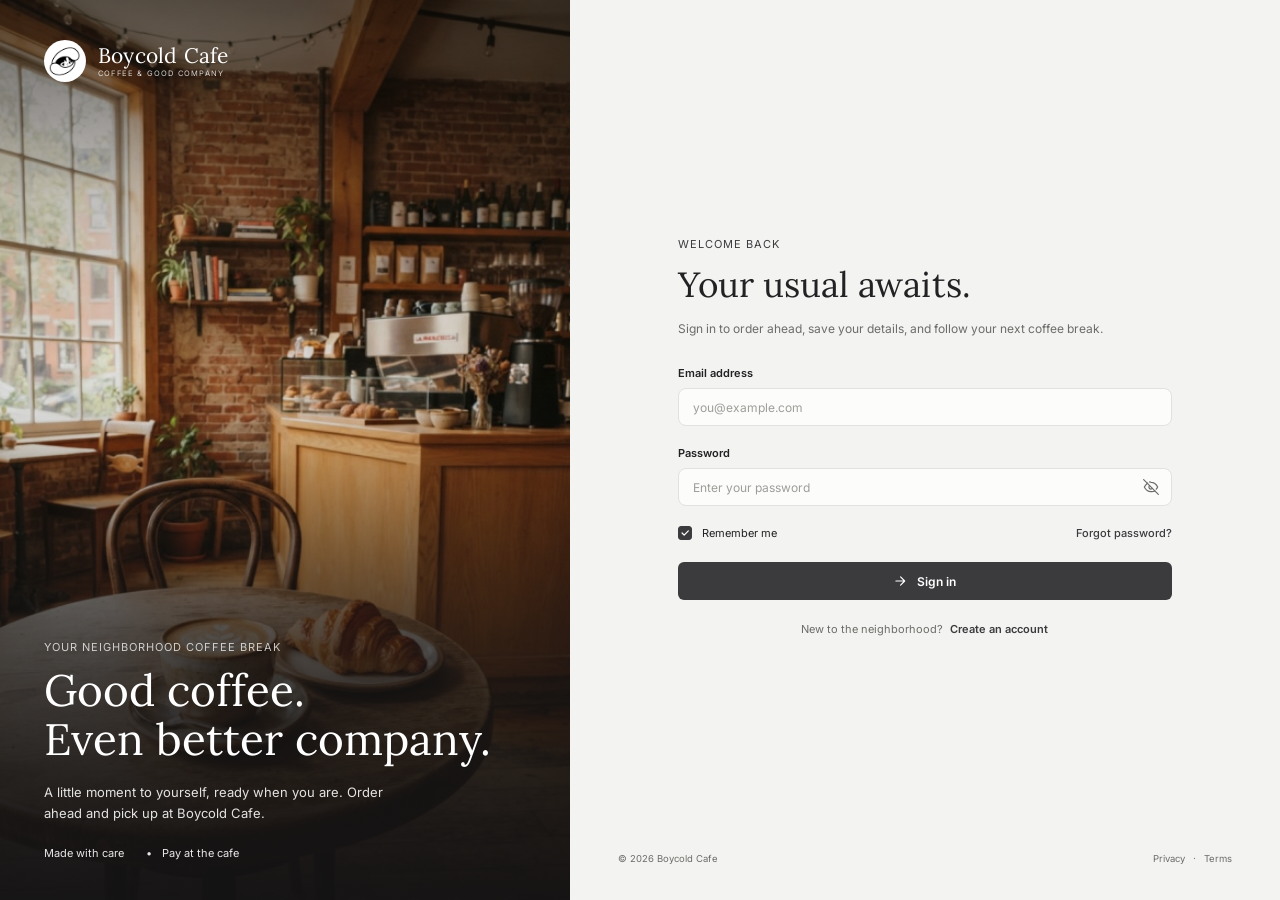
<file: system/workspace/sales_reports.html>
<!DOCTYPE html>
<html lang="en">
<head>
  <meta charset="UTF-8">
  <meta name="viewport" content="width=device-width, initial-scale=1.0">
  <title>Sales reports | Boycold Cafe Workspace</title>
  <link rel="icon" href="../components/images/boycold_logo.png">
  <script src="../components/js/theme.js"></script>
  <link rel="preconnect" href="https://fonts.googleapis.com">
  <link rel="preconnect" href="https://fonts.gstatic.com" crossorigin>
  <link href="https://fonts.googleapis.com/css2?family=Inter:wght@400;500;600&family=Lora:wght@400;500&display=swap" rel="stylesheet">
  <link rel="stylesheet" href="../components/css/base.css">
  <link rel="stylesheet" href="../components/css/workspace.css">
</head>
<body class="ws">
  <div class="ws-app">
    <aside id="wsSide"></aside>
    <div class="ws-main">
      <header id="wsTop"></header>
      <main class="ws-page" id="page"></main>
    </div>
  </div>

  <script src="../components/js/icons.js"></script>
  <script src="../components/js/store.js"></script>
  <script src="../components/js/ws_shell.js"></script>
  <script src="../components/js/ws_sales.js"></script>
</body>
</html>
</file>
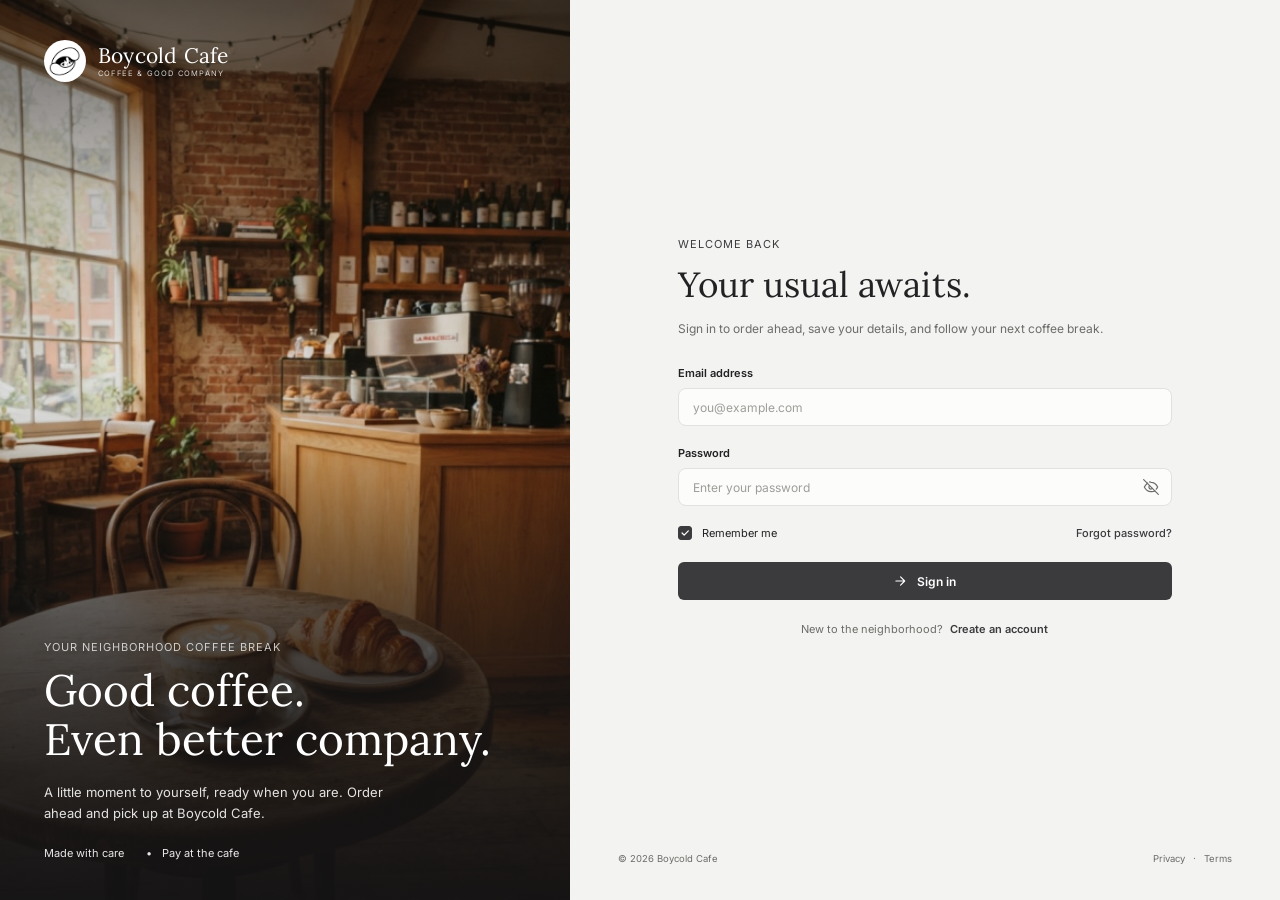
<file: system/workspace/users.html>
<!DOCTYPE html>
<html lang="en">
<head>
  <meta charset="UTF-8">
  <meta name="viewport" content="width=device-width, initial-scale=1.0">
  <title>Manage users | Boycold Cafe Workspace</title>
  <link rel="icon" href="../components/images/boycold_logo.png">
  <script src="../components/js/theme.js"></script>
  <link rel="preconnect" href="https://fonts.googleapis.com">
  <link rel="preconnect" href="https://fonts.gstatic.com" crossorigin>
  <link href="https://fonts.googleapis.com/css2?family=Inter:wght@400;500;600&family=Lora:wght@400;500&display=swap" rel="stylesheet">
  <link rel="stylesheet" href="../components/css/base.css">
  <link rel="stylesheet" href="../components/css/workspace.css">
</head>
<body class="ws">
  <div class="ws-app">
    <aside id="wsSide"></aside>
    <div class="ws-main">
      <header id="wsTop"></header>
      <main class="ws-page" id="page"></main>
    </div>
  </div>

  <script src="../components/js/icons.js"></script>
  <script src="../components/js/store.js"></script>
  <script src="../components/js/ws_shell.js"></script>
  <script src="../components/js/ws_users.js"></script>
</body>
</html>
</file>
<file: system/components/css/base.css>
/* Boycold Cafe · shared tokens and components (customer app, auth pages and workspace).
   Brand colour is dark gray (not black). Dark mode is switched with <html data-theme="dark">.
   Customer sizes use calc(N * var(--u)): change --u to scale everything. */

:root {
  --u: clamp(1.1px, calc(100vw / 900), 1.75px);

  --bg: #f3f3f1;
  --surface: #fcfcfb;
  --surface-2: #ebebe8;
  --border: #e1e1de;
  --text: #222224;
  --muted: #6c6c69;
  --faint: #9d9d99;

  --accent: #3b3b3e;
  --accent-dark: #262628;
  --on-accent: #ffffff;
  --tint: #e8e8e5;
  --tint-text: #3b3b3e;
  --focus: rgba(59, 59, 62, 0.18);

  --danger: #b3261e;
  --danger-bg: #f6e0de;
  --ok: #2f6b45;
  --ok-bg: #e0eae2;
  --warn: #7a5a0a;
  --warn-bg: #f6ebc8;
  --info: #34455e;
  --info-bg: #e1e7f0;

  --banner-bg: #ebebe8;
  --banner-border: #dcdcd8;
  --row-sel: #ececea;
  --ph-1: #e7e7e4;
  --ph-2: #d4d4d0;
  --shadow: 0 8px 24px rgba(0, 0, 0, 0.1);
  --toast-bg: #2a2a2c;
  --toast-text: #ffffff;

  --side-bg: #2b2b2e;
  --side-active: #46464a;

  --serif: "Lora", Georgia, serif;
  --sans: "Inter", system-ui, -apple-system, "Segoe UI", sans-serif;
  color-scheme: light;
}

:root[data-theme="dark"] {
  --bg: #1b1b1d;
  --surface: #252527;
  --surface-2: #2e2e31;
  --border: #38383c;
  --text: #ececea;
  --muted: #a1a19d;
  --faint: #77777a;

  --accent: #e6e6e3;
  --accent-dark: #ffffff;
  --on-accent: #1b1b1d;
  --tint: #35353a;
  --tint-text: #e6e6e3;
  --focus: rgba(230, 230, 227, 0.22);

  --danger: #f08a82;
  --danger-bg: #43282a;
  --ok: #8fd0a6;
  --ok-bg: #243a2d;
  --warn: #e8c97a;
  --warn-bg: #3b3220;
  --info: #a9bdd8;
  --info-bg: #2b3442;

  --banner-bg: #2f2f33;
  --banner-border: #3f3f44;
  --row-sel: #303034;
  --ph-1: #35353a;
  --ph-2: #2b2b2f;
  --shadow: 0 8px 24px rgba(0, 0, 0, 0.45);
  --toast-bg: #ececea;
  --toast-text: #1b1b1d;

  --side-bg: #141415;
  --side-active: #2e2e32;
  color-scheme: dark;
}

@media (max-width: 900px) { :root { --u: 1.55px; } }

* { box-sizing: border-box; margin: 0; padding: 0; }
html { -webkit-text-size-adjust: 100%; }
body {
  font-family: var(--sans);
  font-size: calc(8.5 * var(--u));
  color: var(--text);
  background: var(--bg);
  min-height: 100vh;
  -webkit-font-smoothing: antialiased;
  transition: background 0.2s, color 0.2s;
}
a { color: inherit; text-decoration: none; }
button, input, select, textarea { font: inherit; color: inherit; }
button { cursor: pointer; }
img { max-width: 100%; display: block; }
[hidden] { display: none !important; }
.only-mobile { display: none !important; }
@media (max-width: 900px) {
  .only-mobile { display: revert !important; }
  .only-desktop { display: none !important; }
}

/* ---------- BUTTONS ---------- */
.btn-primary, .btn-outline {
  display: inline-flex; align-items: center; justify-content: center; gap: calc(7 * var(--u));
  height: calc(29 * var(--u));
  padding: 0 calc(16 * var(--u));
  border-radius: calc(6 * var(--u));
  font-size: calc(7.5 * var(--u));
  font-weight: 600;
  white-space: nowrap;
  transition: background 0.2s, border-color 0.2s, color 0.2s, transform 0.1s;
}
.btn-primary svg, .btn-outline svg { width: calc(9 * var(--u)); height: calc(9 * var(--u)); flex: none; }
.btn-primary { width: 100%; border: 1px solid var(--accent); background: var(--accent); color: var(--on-accent); }
.btn-primary:hover { background: var(--accent-dark); border-color: var(--accent-dark); }
.btn-primary:active, .btn-outline:active { transform: translateY(1px); }
.btn-primary:disabled { opacity: 0.45; cursor: not-allowed; }
.btn-outline { border: 1px solid var(--border); background: var(--surface); color: var(--text); }
.btn-outline:hover { border-color: var(--accent); }
.btn-auto { width: auto; }
.btn-danger { color: var(--danger); }
.btn-danger:hover { border-color: var(--danger); }
.btn-link { background: none; border: 0; padding: 0; color: var(--text); text-decoration: underline; text-underline-offset: 2px; font-size: inherit; }
.btn-link:hover { color: var(--muted); }

.btn-sm {
  height: calc(22 * var(--u)); padding: 0 calc(10 * var(--u));
  border: 1px solid var(--border); border-radius: calc(5 * var(--u));
  background: var(--surface); font-size: calc(6.5 * var(--u)); font-weight: 500;
  transition: background 0.15s, border-color 0.15s;
}
.btn-sm:hover { border-color: var(--accent); }
.btn-sm.is-selected { background: var(--accent); border-color: var(--accent); color: var(--on-accent); }

.icon-btn {
  display: grid; place-items: center; position: relative;
  width: calc(22 * var(--u)); height: calc(22 * var(--u));
  background: none; border: 0; color: var(--text); border-radius: 50%;
}
.icon-btn svg { width: calc(12 * var(--u)); height: calc(12 * var(--u)); }
.icon-btn:hover { color: var(--muted); }
.icon-btn .dot { position: absolute; top: 18%; right: 20%; width: calc(4.5 * var(--u)); height: calc(4.5 * var(--u)); border-radius: 50%; background: var(--danger); border: 1.5px solid var(--surface); }

/* ---------- PILLS / BADGES ---------- */
.pill {
  display: inline-block; padding: calc(3 * var(--u)) calc(8 * var(--u));
  border-radius: 99px; background: var(--tint); color: var(--muted);
  font-size: calc(6.5 * var(--u)); font-weight: 500; white-space: nowrap;
}
.pill--accent { color: var(--tint-text); }
.pill--ok { background: var(--ok-bg); color: var(--ok); }
.badge {
  display: inline-flex; align-items: center; padding: calc(3.5 * var(--u)) calc(9 * var(--u));
  border-radius: 99px; background: var(--tint); color: var(--tint-text);
  font-size: calc(6.5 * var(--u)); font-weight: 600; white-space: nowrap;
}
.badge--pending, .badge--unpaid, .badge--low { background: var(--warn-bg); color: var(--warn); }
.badge--preparing { background: var(--info-bg); color: var(--info); }
.badge--ready, .badge--picked_up, .badge--ok { background: var(--ok-bg); color: var(--ok); }
.badge--muted { background: var(--tint); color: var(--muted); }
.badge--danger { background: var(--danger-bg); color: var(--danger); }

.avatar {
  width: calc(22 * var(--u)); height: calc(22 * var(--u)); flex: none;
  display: grid; place-items: center; border-radius: 50%;
  background: var(--tint); color: var(--tint-text);
  font-size: calc(7 * var(--u)); font-weight: 600;
}

/* ---------- FORMS ---------- */
.grid-2 { display: grid; grid-template-columns: 1fr 1fr; gap: calc(14 * var(--u)); }
.f { margin-bottom: calc(12 * var(--u)); }
.f label { display: block; font-size: calc(6.8 * var(--u)); font-weight: 600; margin-bottom: calc(6 * var(--u)); }
.f input, .f select, .f textarea {
  width: 100%; height: calc(32 * var(--u)); padding: 0 calc(12 * var(--u));
  border: 1px solid var(--border); border-radius: calc(6 * var(--u));
  background: var(--surface); font-size: calc(7.5 * var(--u));
  outline: none; transition: border-color 0.2s, box-shadow 0.2s;
}
.f textarea { height: auto; min-height: calc(56 * var(--u)); padding: calc(9 * var(--u)) calc(12 * var(--u)); resize: vertical; line-height: 1.5; }
.f input::placeholder, .f textarea::placeholder { color: var(--faint); }
.f input:focus, .f select:focus, .f textarea:focus { border-color: var(--accent); box-shadow: 0 0 0 3px var(--focus); }
.f.invalid input, .f.invalid select, .f.invalid textarea { border-color: var(--danger); }
.f select { appearance: none; -webkit-appearance: none; padding-right: calc(32 * var(--u)); cursor: pointer; }
.f input:disabled, .f select:disabled { opacity: 0.6; cursor: not-allowed; }
.f__wrap { position: relative; }
.f__wrap > svg {
  position: absolute; right: calc(12 * var(--u)); top: 50%;
  width: calc(10 * var(--u)); height: calc(10 * var(--u));
  transform: translateY(-50%); color: var(--muted); pointer-events: none;
}
.err { font-size: calc(6.5 * var(--u)); color: var(--danger); margin-top: calc(4 * var(--u)); }
.err:empty { display: none; }
.hint { font-size: calc(6.2 * var(--u)); color: var(--muted); line-height: 1.5; }

.switch { position: relative; width: calc(26 * var(--u)); height: calc(15 * var(--u)); flex: none; }
.switch input { position: absolute; inset: 0; opacity: 0; cursor: pointer; z-index: 1; margin: 0; }
.switch span { position: absolute; inset: 0; border-radius: 99px; background: var(--faint); transition: background 0.2s; }
.switch span::after { content: ""; position: absolute; top: calc(2 * var(--u)); left: calc(2 * var(--u)); width: calc(11 * var(--u)); height: calc(11 * var(--u)); border-radius: 50%; background: #fff; transition: transform 0.2s; }
.switch input:checked + span { background: var(--ok); }
.switch input:checked + span::after { transform: translateX(calc(11 * var(--u))); }
.switch input:focus-visible + span { box-shadow: 0 0 0 3px var(--focus); }

/* ---------- PLACEHOLDER IMAGE ---------- */
.ph {
  display: flex; flex-direction: column; align-items: center; justify-content: center;
  gap: calc(3 * var(--u)); border-radius: calc(6 * var(--u));
  background: linear-gradient(135deg, var(--ph-1) 0%, var(--ph-2) 100%);
  color: var(--muted); overflow: hidden;
}
.ph svg { width: calc(14 * var(--u)); height: calc(14 * var(--u)); }
.ph span { font-family: var(--serif); font-size: calc(9 * var(--u)); }
.ph img { width: 100%; height: 100%; object-fit: cover; }

/* ---------- POPOVERS ---------- */
.pop-wrap, .user { position: relative; }
.pop {
  position: absolute; right: 0; top: calc(100% + 8px); z-index: 60;
  min-width: calc(150 * var(--u)); padding: calc(5 * var(--u));
  background: var(--surface); border: 1px solid var(--border);
  border-radius: calc(8 * var(--u)); box-shadow: var(--shadow); display: none;
}
.pop.open { display: block; }
.pop__item {
  display: flex; align-items: center; gap: calc(8 * var(--u)); width: 100%;
  padding: calc(7 * var(--u)) calc(9 * var(--u)); border: 0; background: none;
  border-radius: calc(5 * var(--u)); font-size: calc(7.5 * var(--u)); text-align: left;
}
.pop__item svg { width: calc(10 * var(--u)); height: calc(10 * var(--u)); color: var(--muted); flex: none; }
.pop__item:hover { background: var(--bg); }
.pop__sep { height: 1px; background: var(--border); margin: calc(4 * var(--u)) calc(2 * var(--u)); }
.pop--notif { width: calc(220 * var(--u)); max-width: calc(100vw - 24px); padding: calc(8 * var(--u)); }
.notif__head { font-size: calc(7 * var(--u)); font-weight: 600; padding: calc(3 * var(--u)) calc(6 * var(--u)) calc(7 * var(--u)); }
.notif { display: block; padding: calc(7 * var(--u)) calc(6 * var(--u)); border-radius: calc(5 * var(--u)); }
.notif:hover { background: var(--bg); }
.notif strong { display: block; font-size: calc(7 * var(--u)); font-weight: 600; }
.notif span { display: block; margin-top: calc(2 * var(--u)); font-size: calc(6.2 * var(--u)); color: var(--muted); }
.notif-empty { padding: calc(10 * var(--u)) calc(6 * var(--u)); font-size: calc(7 * var(--u)); color: var(--muted); }

/* ---------- MODAL ---------- */
.modal-backdrop {
  position: fixed; inset: 0; z-index: 90; display: none; align-items: center; justify-content: center;
  padding: 16px; background: rgba(0, 0, 0, 0.45);
}
.modal-backdrop.open { display: flex; }
.modal {
  width: min(460px, 100%); max-height: 90vh; overflow-y: auto;
  background: var(--surface); border: 1px solid var(--border);
  border-radius: calc(12 * var(--u)); padding: calc(18 * var(--u)); box-shadow: var(--shadow);
}
.modal h2 { font-size: calc(11 * var(--u)); font-weight: 600; }
.modal__sub { font-size: calc(6.8 * var(--u)); color: var(--muted); margin: calc(5 * var(--u)) 0 calc(14 * var(--u)); line-height: 1.5; }
.modal__actions { display: flex; gap: calc(8 * var(--u)); margin-top: calc(6 * var(--u)); }
.modal__actions .btn-primary, .modal__actions .btn-outline { flex: 1; }

/* ---------- TOAST ---------- */
.toast {
  position: fixed; left: 50%; bottom: 28px; z-index: 120;
  transform: translate(-50%, 20px); max-width: calc(100vw - 32px);
  padding: 11px 18px; font-size: 13px; text-align: center;
  color: var(--toast-text); background: var(--toast-bg);
  border-radius: 8px; box-shadow: 0 8px 24px rgba(0, 0, 0, 0.25);
  opacity: 0; pointer-events: none; transition: opacity 0.25s, transform 0.25s;
}
.toast.show { opacity: 1; transform: translate(-50%, 0); }
</file>
<file: system/components/css/auth.css>
html, body { height: 100%; }
body { font-size: 16px; }

body {
  font-family: var(--sans);
  color: var(--text);
  background: var(--bg);
  -webkit-font-smoothing: antialiased;
}

a { color: inherit; text-decoration: none; }

.login {
  display: grid;
  grid-template-columns: 44.5% 1fr;
  min-height: 100vh;
}

/* ---------- LEFT / HERO ---------- */
.hero {
  position: relative;
  display: flex;
  flex-direction: column;
  justify-content: space-between;
  padding: 40px 40px 36px;
  color: #fff;
  background: #2d2d30 url("../images/login_image.png") center / cover no-repeat;
  overflow: hidden;
}

.hero__overlay {
  position: absolute;
  inset: 0;
  background:
    linear-gradient(to bottom, rgba(0,0,0,.35) 0%, rgba(0,0,0,0) 22%),
    linear-gradient(to top, rgba(18,18,20,.85) 0%, rgba(18,18,20,.55) 30%, rgba(18,18,20,0) 60%);
  pointer-events: none;
}

.brand, .hero__copy { position: relative; z-index: 1; }

.brand {
  display: inline-flex;
  align-items: center;
  gap: 12px;
  align-self: flex-start;
  padding-left: 4px;
}

.brand__icon { width: 42px; height: 42px; border-radius: 50%; background: #fff; object-fit: cover; transform-origin: center; flex: none; }

.brand__text { display: flex; flex-direction: column; line-height: 1.1; }

.brand__name { font-family: var(--serif); font-size: 21px; letter-spacing: .2px; }

.brand__tag { font-size: 7.5px; letter-spacing: 1.2px; opacity: .8; margin-top: 3px; }

.hero__copy { padding: 0 4px 4px; max-width: 460px; }

.eyebrow {
  font-size: 11px;
  letter-spacing: 1px;
  color: var(--accent);
  margin-bottom: 14px;
}
.eyebrow--light { color: rgba(255,255,255,.75); margin-bottom: 12px; }

.hero__title {
  font-family: var(--serif);
  font-weight: 400;
  font-size: clamp(32px, 3.6vw, 44px);
  line-height: 1.12;
  margin-bottom: 18px;
}

.hero__text {
  font-size: 13px;
  line-height: 1.6;
  color: rgba(255,255,255,.88);
  max-width: 340px;
  margin-bottom: 22px;
}

.hero__points {
  list-style: none;
  display: flex;
  gap: 22px;
  font-size: 11px;
  color: rgba(255,255,255,.9);
}
.hero__points li + li::before {
  content: "\2022";
  margin-right: 10px;
}

/* ---------- RIGHT / PANEL ---------- */
.panel {
  position: relative;
  display: flex;
  flex-direction: column;
  padding: 40px 48px 36px;
  background: var(--bg);
}

.form-wrap {
  width: 100%;
  max-width: 494px;
  margin: auto;
  padding-bottom: 20px;
}

.title {
  font-family: var(--serif);
  font-weight: 400;
  font-size: 35px;
  line-height: 1.15;
  margin-bottom: 16px;
}

.subtitle {
  font-size: 12px;
  color: var(--muted);
  margin-bottom: 30px;
}

.field { margin-bottom: 20px; }

.field label {
  display: block;
  font-size: 11px;
  font-weight: 600;
  margin-bottom: 8px;
}

.input-wrap { position: relative; }

.field input {
  width: 100%;
  height: 38px;
  padding: 0 14px;
  font-size: 12px;
  color: var(--text);
  background: var(--surface);
  border: 1px solid var(--border);
  border-radius: 8px;
  outline: none;
  transition: border-color .2s, box-shadow .2s;
}
.field input::placeholder { color: var(--faint); }
.field input:focus {
  border-color: var(--accent);
  box-shadow: 0 0 0 3px var(--focus);
}
.field.invalid input { border-color: var(--danger); }
.field.invalid input:focus { box-shadow: 0 0 0 3px rgba(179, 38, 30, .15); }

.input-wrap input { padding-right: 44px; }

.toggle {
  position: absolute;
  top: 0; right: 0;
  height: 100%;
  width: 42px;
  display: grid;
  place-items: center;
  background: none;
  border: 0;
  color: var(--muted);
  cursor: pointer;
  transition: color .2s;
}
.toggle:hover { color: var(--accent); }
.toggle svg { width: 16px; height: 16px; }
.toggle .icon-eye { display: none; }
.toggle.is-visible .icon-eye { display: block; }
.toggle.is-visible .icon-eye-off { display: none; }

.error {
  min-height: 0;
  font-size: 11px;
  color: var(--danger);
  margin-top: 6px;
}
.error:empty { display: none; }

.row {
  display: flex;
  align-items: center;
  justify-content: space-between;
  margin: 4px 0 22px;
  font-size: 11px;
}

.check {
  display: inline-flex;
  align-items: center;
  gap: 10px;
  cursor: pointer;
  user-select: none;
}
.check input { position: absolute; opacity: 0; pointer-events: none; }
.check__box {
  width: 14px; height: 14px;
  display: grid;
  place-items: center;
  border: 1px solid var(--faint);
  border-radius: 3px;
  background: var(--surface);
  color: var(--on-accent);
  transition: background .15s, border-color .15s;
}
.check__box svg { width: 10px; height: 10px; opacity: 0; }
.check input:checked + .check__box { background: var(--accent); border-color: var(--accent); }
.check input:checked + .check__box svg { opacity: 1; }
.check input:focus-visible + .check__box { box-shadow: 0 0 0 3px var(--focus); }

.link {
  color: var(--accent);
  font-weight: 500;
  transition: color .2s;
}
.link:hover { color: var(--accent-dark); text-decoration: underline; }

.btn {
  width: 100%;
  height: 38px;
  display: inline-flex;
  align-items: center;
  justify-content: center;
  gap: 10px;
  font-size: 12px;
  font-weight: 600;
  color: var(--on-accent);
  background: var(--accent);
  border: 0;
  border-radius: 6px;
  cursor: pointer;
  transition: background .2s, transform .1s;
}
.btn svg { width: 14px; height: 14px; }
.btn:hover { background: var(--accent-dark); }
.btn:active { transform: translateY(1px); }
.btn:disabled { opacity: .7; cursor: wait; }

.signup {
  text-align: center;
  font-size: 11px;
  color: var(--muted);
  margin-top: 22px;
}
.signup .link { font-weight: 600; margin-left: 4px; }

.footer {
  display: flex;
  justify-content: space-between;
  font-size: 9.5px;
  color: var(--muted);
}
.footer__links { display: inline-flex; gap: 8px; }
.footer a:hover { color: var(--accent); }

/* ---------- RESPONSIVE ---------- */
@media (max-width: 900px) {
  .login { grid-template-columns: 1fr; }
  .hero { min-height: 190px; padding: 24px 20px; }
  .hero__text, .hero__points { display: none; }
  .hero__title { font-size: 28px; margin-bottom: 0; }
  .panel { padding: 28px 24px; }
  .form-wrap { margin: 32px auto; }
}

@media (max-width: 480px) {
  .title { font-size: 30px; }
  .row { flex-direction: column; align-items: flex-start; gap: 12px; }
}

/* demo helper under the form */
.demo-hint {
  display: flex; align-items: center; justify-content: space-between; gap: 12px;
  margin-top: 20px; padding: 10px 14px;
  border: 1px dashed var(--border); border-radius: 8px;
  font-size: 11px; color: var(--muted); line-height: 1.5;
}
.demo-hint button { flex: none; padding: 6px 10px; border: 1px solid var(--border); border-radius: 6px; background: var(--surface); font-size: 11px; font-weight: 500; }
.demo-hint button:hover { border-color: var(--accent); }
.footer a:hover { color: var(--text); }
</file>
<file: system/components/css/customer.css>
/* Customer app shell: top bar, mobile drawer, bottom tabs, page container. Needs base.css. */

.topbar {
  position: sticky; top: 0; z-index: 40;
  display: flex; align-items: center; justify-content: space-between;
  height: calc(58 * var(--u)); padding: 0 calc(32 * var(--u));
  background: var(--surface); border-bottom: 1px solid var(--border);
}
.brand { display: flex; align-items: center; gap: calc(8 * var(--u)); }
.brand__logo {
  width: calc(32 * var(--u)); height: calc(32 * var(--u));
  display: grid; place-items: center; border-radius: 50%;
  background: var(--tint); color: var(--tint-text);
}
.brand__logo { background: #fff; border: 1px solid var(--border); overflow: hidden; }
.brand__logo img { width: 100%; height: 100%; object-fit: cover; transform: scale(1.3); }
.brand__logo svg { width: calc(13 * var(--u)); height: calc(13 * var(--u)); }
.brand__text { display: flex; flex-direction: column; line-height: 1.1; }
.brand__name { font-family: var(--serif); font-size: calc(16 * var(--u)); }
.brand__tag { font-size: calc(5.5 * var(--u)); letter-spacing: calc(0.8 * var(--u)); color: var(--muted); margin-top: calc(2 * var(--u)); }

.nav {
  position: absolute; left: 50%; transform: translateX(-50%);
  display: flex; align-items: center; gap: calc(20 * var(--u));
  font-size: calc(8.5 * var(--u)); color: var(--muted);
}
.nav a:hover { color: var(--text); }
.nav a.is-active { color: var(--text); font-weight: 600; }

.topbar__right { display: flex; align-items: center; gap: calc(14 * var(--u)); }
.user__btn { display: flex; align-items: center; gap: calc(7 * var(--u)); background: none; border: 0; }
.user__name { font-size: calc(8 * var(--u)); }
.user__btn > svg { width: calc(9 * var(--u)); height: calc(9 * var(--u)); }
.burger { display: none; }

.drawer {
  display: none; position: fixed; top: 56px; left: 0; right: 0; z-index: 39;
  background: var(--surface); border-bottom: 1px solid var(--border); box-shadow: var(--shadow);
  padding: 8px 12px 14px;
}
.drawer.open { display: block; }
.drawer a, .drawer button.pop__item { padding: 12px 10px; font-size: 14px; }
.drawer__who { display: flex; align-items: center; gap: 10px; padding: 8px 10px 12px; font-size: 14px; font-weight: 600; }
.drawer__who small { display: block; font-size: 12px; font-weight: 400; color: var(--muted); }

.tabbar { display: none; }

.page { padding: calc(20 * var(--u)) calc(32 * var(--u)) calc(28 * var(--u)); }
.eyebrow { font-size: calc(6.5 * var(--u)); letter-spacing: calc(0.6 * var(--u)); color: var(--muted); margin-bottom: calc(7 * var(--u)); text-transform: uppercase; }

@media (max-width: 900px) {
  body.has-tabs { padding-bottom: 64px; }
  .topbar { height: 56px; padding: 0 16px; }
  .brand__logo { width: 38px; height: 38px; }
  .brand__logo { background: #fff; border: 1px solid var(--border); overflow: hidden; }
.brand__logo img { width: 100%; height: 100%; object-fit: cover; transform: scale(1.3); }
.brand__logo svg { width: 16px; height: 16px; }
  .brand__name { font-size: 20px; }
  .brand__tag, .nav, .topbar .user { display: none; }
  .topbar__right { gap: 6px; }
  .icon-btn { width: 36px; height: 36px; }
  .icon-btn svg { width: 20px; height: 20px; }
  .burger { display: grid; }
  .page { padding: 18px 16px 28px; }
  .toast { bottom: 82px; }

  .tabbar {
    display: grid; grid-template-columns: repeat(3, 1fr);
    position: fixed; left: 0; right: 0; bottom: 0; z-index: 45;
    height: calc(60px + env(safe-area-inset-bottom, 0px)); padding-bottom: env(safe-area-inset-bottom, 0px);
    background: var(--surface); border-top: 1px solid var(--border);
  }
  .tabbar a { display: flex; flex-direction: column; align-items: center; justify-content: center; gap: 4px; font-size: 11px; color: var(--muted); }
  .tabbar a svg { width: 21px; height: 21px; }
  .tabbar a.is-active { color: var(--text); font-weight: 600; }
}
</file>
<file: system/components/css/checkout.css>
/* Checkout page. Needs base.css and customer.css. */

.page--checkout { padding: calc(20 * var(--u)) calc(32 * var(--u)) calc(28 * var(--u)); }

.back-link {
  display: inline-flex; align-items: center; gap: calc(5 * var(--u));
  font-size: calc(6.8 * var(--u)); color: var(--muted);
}
.back-link svg { width: calc(8 * var(--u)); height: calc(8 * var(--u)); }
.back-link:hover { text-decoration: underline; }

.co-hero { margin-top: calc(16 * var(--u)); }
.co-hero__row { display: flex; align-items: center; justify-content: space-between; gap: calc(16 * var(--u)); }
.co-hero h1 { font-family: var(--serif); font-weight: 400; font-size: calc(27 * var(--u)); line-height: 1.15; }
.co-hero__sub { font-size: calc(8 * var(--u)); color: var(--muted); margin-top: calc(8 * var(--u)); }

.steps { display: inline-flex; align-items: center; gap: calc(5 * var(--u)); }
.steps svg { width: calc(7 * var(--u)); height: calc(7 * var(--u)); }
.steps b { font-weight: 600; }

.co-layout {
  display: grid;
  grid-template-columns: 1fr calc(282 * var(--u));
  gap: calc(22 * var(--u));
  margin-top: calc(18 * var(--u));
  align-items: start;
}

.co-main { display: flex; flex-direction: column; gap: calc(16 * var(--u)); }

.co-card {
  background: var(--surface);
  border: 1px solid var(--border);
  border-radius: calc(10 * var(--u));
  padding: calc(16 * var(--u));
}
.co-card__head { display: flex; align-items: center; justify-content: space-between; margin-bottom: calc(14 * var(--u)); }
.co-card__title { display: flex; align-items: center; gap: calc(7 * var(--u)); font-size: calc(10.5 * var(--u)); font-weight: 600; }
.co-card__title svg { width: calc(11 * var(--u)); height: calc(11 * var(--u)); color: var(--accent); }
.co-card__count { font-size: calc(6.8 * var(--u)); color: var(--muted); }

/* ---------- ORDER ITEMS ---------- */
.item { display: flex; align-items: center; gap: calc(14 * var(--u)); padding: calc(12 * var(--u)) 0; }
.item + .item { border-top: 1px solid var(--border); }
.item:first-child { padding-top: 0; }
.item:last-child { padding-bottom: 0; }

.thumb { width: calc(70 * var(--u)); height: calc(70 * var(--u)); flex: none; }
.thumb .ph { width: 100%; height: 100%; border-radius: calc(6 * var(--u)); gap: calc(2 * var(--u)); }
.thumb .ph svg { width: calc(11 * var(--u)); height: calc(11 * var(--u)); }
.thumb .ph span { font-size: calc(5.2 * var(--u)); }
.thumb .ph img { border-radius: calc(6 * var(--u)); }

.item__info { flex: 1; min-width: 0; }
.item__name { font-size: calc(8.2 * var(--u)); font-weight: 600; }
.item__sub { font-size: calc(6.8 * var(--u)); color: var(--muted); margin-top: calc(6 * var(--u)); }
.item__links { margin-top: calc(6 * var(--u)); font-size: calc(6.2 * var(--u)); color: var(--muted); }
.item__links a, .item__links button { background: none; border: 0; padding: 0; font-size: inherit; color: inherit; }
.item__links a:hover, .item__links button:hover { text-decoration: underline; }
.item__links i { font-style: normal; margin: 0 calc(3 * var(--u)); color: var(--muted); }

.item .qty { height: calc(25 * var(--u)); border-radius: calc(6 * var(--u)); }
.item .qty button { width: calc(22 * var(--u)); height: calc(23 * var(--u)); }
.item .qty output { min-width: calc(24 * var(--u)); font-size: calc(7 * var(--u)); }
.item__price { min-width: calc(44 * var(--u)); text-align: right; font-size: calc(8.2 * var(--u)); font-weight: 600; }

.co-empty { padding: calc(20 * var(--u)) 0 calc(6 * var(--u)); text-align: center; font-size: calc(8 * var(--u)); color: var(--muted); }
.co-empty a { display: inline-block; margin-top: calc(10 * var(--u)); color: var(--text); font-weight: 600; text-decoration: underline; }

/* ---------- PICKUP SLOTS ---------- */
.slots { display: flex; flex-wrap: wrap; gap: calc(8 * var(--u)); margin: calc(4 * var(--u)) 0 calc(10 * var(--u)); }
.slot {
  height: calc(26 * var(--u));
  padding: 0 calc(14 * var(--u));
  border: 1px solid var(--border);
  border-radius: calc(6 * var(--u));
  background: var(--surface);
  font-size: calc(6.8 * var(--u));
  transition: background 0.15s, border-color 0.15s;
}
.slot:hover { border-color: var(--accent); }
.slot.is-active { background: var(--accent); border-color: var(--accent); color: var(--on-accent); }

/* ---------- SUMMARY ---------- */
.sum-card { background: var(--surface); border: 1px solid var(--border); border-radius: calc(10 * var(--u)); padding: calc(16 * var(--u)); }
.sum-card h2 { font-family: var(--serif); font-weight: 400; font-size: calc(13 * var(--u)); margin-bottom: calc(14 * var(--u)); }
.sum-row { display: flex; align-items: center; justify-content: space-between; font-size: calc(7.5 * var(--u)); margin-bottom: calc(11 * var(--u)); }
.sum-row--muted { color: var(--muted); }
.sum-row .free { color: var(--ok); font-weight: 500; }
.sum-total { display: flex; align-items: center; justify-content: space-between; margin: calc(20 * var(--u)) 0 calc(14 * var(--u)); }
.sum-total span { font-size: calc(7.5 * var(--u)); font-weight: 600; }
.sum-total strong { font-size: calc(19 * var(--u)); font-weight: 600; }

.pay-box { padding: calc(12 * var(--u)); border-radius: calc(6 * var(--u)); background: var(--banner-bg); border: 1px solid var(--banner-border); margin-bottom: calc(12 * var(--u)); }
.pay-box strong { display: block; font-size: calc(7.2 * var(--u)); font-weight: 600; }
.pay-box p { font-size: calc(6.4 * var(--u)); color: var(--muted); margin-top: calc(8 * var(--u)); line-height: 1.5; }

.btn-primary--lg { height: calc(32 * var(--u)); display: flex; align-items: center; justify-content: center; gap: calc(8 * var(--u)); font-size: calc(7.8 * var(--u)); }
.btn-primary--lg svg { width: calc(10 * var(--u)); height: calc(10 * var(--u)); }

.fine { font-size: calc(6 * var(--u)); color: var(--muted); margin-top: calc(10 * var(--u)); line-height: 1.5; }

.side-note { display: flex; align-items: center; gap: calc(8 * var(--u)); margin: calc(14 * var(--u)) 0 0 calc(8 * var(--u)); font-size: calc(6.4 * var(--u)); color: var(--muted); }
.side-note svg { width: calc(11 * var(--u)); height: calc(11 * var(--u)); color: var(--accent); flex: none; }

/* ---------- RESPONSIVE ---------- */
@media (max-width: 900px) {
  .co-layout { grid-template-columns: 1fr; gap: 16px; }
  .co-hero__row { flex-direction: column; align-items: flex-start; gap: 10px; }
  .co-hero h1 { font-size: 32px; }
  .co-hero__sub { font-size: 13px; }
  .back-link { font-size: 13px; }
  .back-link svg { width: 14px; height: 14px; }
  .steps { font-size: 11px; gap: 6px; }
  .steps svg { width: 11px; height: 11px; }
  .co-card, .sum-card { padding: 16px; border-radius: 12px; }
  .co-card__title { font-size: 16px; }
  .co-card__title svg { width: 18px; height: 18px; }
  .thumb { width: 64px; height: 64px; }
  .thumb .ph svg { width: 18px; height: 18px; }
  .thumb .ph span { display: none; }
  .item { gap: 12px; }
  .item__name { font-size: 14px; }
  .item__sub { font-size: 12px; }
  .item__links { font-size: 12px; }
  .item__price { font-size: 14px; }
  .item .qty { height: 36px; }
  .item .qty button { width: 34px; height: 34px; font-size: 16px; }
  .item .qty output { font-size: 14px; min-width: 30px; }
  .slot { height: 38px; font-size: 13px; padding: 0 16px; }
  .sum-card h2 { font-size: 20px; }
  .btn-primary--lg { height: 50px; font-size: 15px; border-radius: 10px; }
  .side-note { font-size: 12px; margin-left: 0; }
  .fine { font-size: 11px; }
}
@media (max-width: 560px) {
  .grid-2 { grid-template-columns: 1fr; gap: 0; }
  .item { flex-wrap: wrap; }
  .item__info { flex-basis: calc(100% - 80px); }
  .item .qty { margin-left: 76px; }
  .item__price { margin-left: auto; }
}

/* form fields get bigger touch targets on phones */
@media (max-width: 900px) {
  .f label { font-size: 12.5px; }
  .f input, .f select { height: 46px; font-size: 14px; border-radius: 10px; }
  .err { font-size: 12px; }
}
</file>
<file: system/components/css/menu.css>
/* Customer menu page. Needs base.css and customer.css. */

.hero__row { display: flex; align-items: center; justify-content: space-between; gap: calc(16 * var(--u)); }
.hero h1 { font-family: var(--serif); font-weight: 400; font-size: calc(27 * var(--u)); line-height: 1.15; }
.hero__sub { font-size: calc(8 * var(--u)); color: var(--muted); margin-top: calc(8 * var(--u)); }

.layout {
  display: grid; grid-template-columns: 1fr calc(245 * var(--u));
  gap: calc(17 * var(--u)); margin-top: calc(16 * var(--u)); align-items: start;
}

/* toolbar */
.toolbar { display: flex; align-items: flex-end; gap: calc(16 * var(--u)); }
.chips { display: flex; gap: calc(6 * var(--u)); flex-wrap: wrap; }
.chip {
  height: calc(24 * var(--u)); padding: 0 calc(14 * var(--u));
  border: 1px solid var(--border); border-radius: calc(6 * var(--u));
  background: var(--surface); font-size: calc(7 * var(--u));
  transition: background 0.15s, color 0.15s;
}
.chip:hover { border-color: var(--accent); }
.chip.is-active { background: var(--accent); border-color: var(--accent); color: var(--on-accent); }

.search { flex: 1; }
.search label { display: block; font-size: calc(6.5 * var(--u)); font-weight: 600; margin-bottom: calc(4 * var(--u)); }
.search__wrap { position: relative; }
.search input {
  width: 100%; height: calc(30 * var(--u)); padding: 0 calc(28 * var(--u)) 0 calc(10 * var(--u));
  border: 1px solid var(--border); border-radius: calc(6 * var(--u));
  background: var(--surface); font-size: calc(7.5 * var(--u)); outline: none;
  transition: border-color 0.2s, box-shadow 0.2s;
}
.search input::placeholder { color: var(--faint); }
.search input:focus { border-color: var(--accent); box-shadow: 0 0 0 3px var(--focus); }
.search svg { position: absolute; right: calc(10 * var(--u)); top: 50%; width: calc(10 * var(--u)); height: calc(10 * var(--u)); transform: translateY(-50%); color: var(--muted); pointer-events: none; }

.list__head { display: flex; align-items: center; justify-content: space-between; margin: calc(13 * var(--u)) 0 calc(9 * var(--u)); }
.list__title { font-size: calc(8 * var(--u)); font-weight: 600; }
.list__count { font-size: calc(6.5 * var(--u)); color: var(--muted); }

/* cards */
.cards { display: grid; grid-template-columns: repeat(3, 1fr); gap: calc(12 * var(--u)); }
.card {
  background: var(--surface); border: 1px solid var(--border); border-radius: calc(8 * var(--u));
  padding: calc(8 * var(--u)); cursor: pointer;
  display: flex; flex-direction: column;
  transition: border-color 0.15s, box-shadow 0.15s;
}
.card:hover { border-color: var(--faint); }
.card.is-selected { border-color: var(--accent); box-shadow: 0 0 0 1px var(--accent); }
.card.is-soldout { cursor: default; }
.card.is-soldout .ph { opacity: 0.55; }
.card .ph { height: calc(96 * var(--u)); }
.card__name { font-size: calc(8 * var(--u)); font-weight: 600; margin-top: calc(9 * var(--u)); }
.card__desc { font-size: calc(6.5 * var(--u)); color: var(--muted); margin-top: calc(4 * var(--u)); line-height: 1.4; flex: 1; }
.card__foot { display: flex; align-items: center; justify-content: space-between; gap: calc(6 * var(--u)); margin-top: calc(9 * var(--u)); }
.card__price { font-size: calc(8 * var(--u)); font-weight: 600; }
.card__fav { font-size: calc(6 * var(--u)); color: var(--muted); }

.empty { grid-column: 1 / -1; padding: calc(30 * var(--u)) 0; text-align: center; font-size: calc(8 * var(--u)); color: var(--muted); }
.note { margin-top: calc(14 * var(--u)); padding: calc(12 * var(--u)) calc(14 * var(--u)); border-radius: calc(6 * var(--u)); background: var(--banner-bg); border: 1px solid var(--banner-border); }
.note strong { display: block; font-size: calc(7.5 * var(--u)); font-weight: 600; }
.note p { font-size: calc(6.5 * var(--u)); color: var(--muted); margin-top: calc(6 * var(--u)); }

/* sidebar */
.side { display: flex; flex-direction: column; gap: calc(12 * var(--u)); position: sticky; top: calc(70 * var(--u)); }
.panel-card { background: var(--surface); border: 1px solid var(--border); border-radius: calc(10 * var(--u)); padding: calc(12 * var(--u)); }

.detail__top { display: flex; align-items: center; justify-content: space-between; }
.tag { padding: calc(3 * var(--u)) calc(7 * var(--u)); border-radius: 99px; background: var(--tint); color: var(--tint-text); font-size: calc(5.5 * var(--u)); font-weight: 600; letter-spacing: calc(0.4 * var(--u)); }
.close { background: none; border: 0; width: calc(14 * var(--u)); height: calc(14 * var(--u)); display: grid; place-items: center; color: var(--muted); }
.close svg { width: calc(8 * var(--u)); height: calc(8 * var(--u)); }
.close:hover { color: var(--text); }

.detail .ph { height: calc(92 * var(--u)); margin: calc(10 * var(--u)) 0 calc(12 * var(--u)); }
.detail .ph svg { width: calc(18 * var(--u)); height: calc(18 * var(--u)); }
.detail .ph span { font-size: calc(11 * var(--u)); }
.detail__name { font-family: var(--serif); font-size: calc(17 * var(--u)); font-weight: 400; line-height: 1.15; }
.detail__desc { font-size: calc(6.5 * var(--u)); color: var(--muted); margin: calc(6 * var(--u)) 0 calc(12 * var(--u)); line-height: 1.5; }

.opt { margin-bottom: calc(10 * var(--u)); }
.opt label { display: block; font-size: calc(6.5 * var(--u)); font-weight: 600; margin-bottom: calc(5 * var(--u)); }
.opt select {
  width: 100%; height: calc(29 * var(--u)); padding: 0 calc(28 * var(--u)) 0 calc(10 * var(--u));
  border: 1px solid var(--border); border-radius: calc(6 * var(--u));
  background: var(--surface) url("data:image/svg+xml,%3Csvg xmlns='http://www.w3.org/2000/svg' viewBox='0 0 24 24' fill='none' stroke='%239d9d99' stroke-width='2' stroke-linecap='round' stroke-linejoin='round'%3E%3Cpath d='M6 9l6 6 6-6'/%3E%3C/svg%3E") no-repeat right calc(9 * var(--u)) center / calc(10 * var(--u));
  appearance: none; -webkit-appearance: none; font-size: calc(7.5 * var(--u)); outline: none; cursor: pointer;
}
.opt select:focus { border-color: var(--accent); box-shadow: 0 0 0 3px var(--focus); }

.qty-row { display: flex; align-items: center; justify-content: space-between; margin: calc(4 * var(--u)) 0 calc(10 * var(--u)); }
.qty-row span { font-size: calc(6.5 * var(--u)); font-weight: 600; }
.qty { display: flex; align-items: center; border: 1px solid var(--border); border-radius: calc(5 * var(--u)); background: var(--surface); }
.qty button { width: calc(18 * var(--u)); height: calc(18 * var(--u)); background: none; border: 0; font-size: calc(8 * var(--u)); color: var(--text); }
.qty button:hover { color: var(--muted); }
.qty output { min-width: calc(18 * var(--u)); text-align: center; font-size: calc(7 * var(--u)); }

.detail--empty { text-align: center; padding: calc(28 * var(--u)) calc(12 * var(--u)); }
.detail--empty .ph { margin: 0 0 calc(12 * var(--u)); }
.detail--empty p { font-size: calc(7 * var(--u)); color: var(--muted); }

/* cart */
.cart__head { display: flex; align-items: center; justify-content: space-between; margin-bottom: calc(4 * var(--u)); }
.cart__title { font-size: calc(9 * var(--u)); font-weight: 600; }
.cart__empty { font-size: calc(7 * var(--u)); color: var(--muted); padding: calc(10 * var(--u)) 0 calc(14 * var(--u)); }
.cart__item { margin-top: calc(10 * var(--u)); }
.cart__line { display: flex; justify-content: space-between; gap: calc(8 * var(--u)); font-size: calc(7.5 * var(--u)); }
.cart__sub { display: flex; justify-content: space-between; gap: calc(8 * var(--u)); margin-top: calc(3 * var(--u)); font-size: calc(5.8 * var(--u)); color: var(--muted); }
.cart__remove { background: none; border: 0; font-size: calc(5.8 * var(--u)); color: var(--text); text-decoration: underline; }
.cart__divider { border-top: 1px solid var(--border); margin: calc(12 * var(--u)) 0 calc(10 * var(--u)); }

/* mobile cart bar + bottom sheet (hidden on desktop) */
.cartbar, .sheet-backdrop { display: none; }

@media (max-width: 1100px) { .cards { grid-template-columns: repeat(2, 1fr); } }

@media (max-width: 900px) {
  body.page-menu { padding-bottom: 150px; }
  .hero__row { display: block; }
  .hero h1 { font-size: 34px; }
  .hero__sub { font-size: 13px; margin-top: 10px; }
  .eyebrow { font-size: 11px; letter-spacing: 0.04em; margin-bottom: 10px; }

  .layout { grid-template-columns: 1fr; margin-top: 18px; }
  .toolbar { flex-direction: column-reverse; align-items: stretch; gap: 14px; }
  .search label { font-size: 12px; margin-bottom: 6px; }
  .search input { height: 46px; font-size: 14px; border-radius: 10px; padding-left: 14px; }
  .search svg { width: 18px; height: 18px; right: 14px; }
  .chips { flex-wrap: nowrap; overflow-x: auto; margin: 0 -16px; padding: 0 16px; scrollbar-width: none; }
  .chips::-webkit-scrollbar { display: none; }
  .chip { height: 38px; padding: 0 20px; font-size: 13px; border-radius: 10px; flex: none; }
  .list__title { font-size: 14px; }
  .list__count { font-size: 12px; }

  .cards { gap: 10px; }
  .card { padding: 8px; border-radius: 10px; }
  .card .ph { height: 112px; border-radius: 8px; }
  .card__name { font-size: 14px; margin-top: 10px; }
  .card__desc { font-size: 11.5px; }
  .card__foot { flex-wrap: wrap; margin-top: 10px; }
  .card__price { font-size: 14px; }
  .card__fav { font-size: 11px; }
  .card__foot .btn-sm, .card__foot .pill { width: 100%; height: 38px; font-size: 13px; border-radius: 8px; margin-top: 6px; text-align: center; display: inline-flex; align-items: center; justify-content: center; }
  .card.is-selected { border-color: var(--border); box-shadow: none; }

  .side { position: static; }
  .cart { display: none; }

  .sheet-backdrop { position: fixed; inset: 0; z-index: 65; background: rgba(0, 0, 0, 0.4); }
  body.sheet-open .sheet-backdrop { display: block; }
  .detail {
    position: fixed; left: 0; right: 0; bottom: 0; z-index: 70; max-height: 88vh; overflow-y: auto;
    border-radius: 16px 16px 0 0; padding: 16px 16px calc(18px + env(safe-area-inset-bottom, 0px));
    transform: translateY(105%); transition: transform 0.25s;
  }
  body.sheet-open .detail { transform: none; }
  .detail .ph { height: 150px; }
  .close { width: 32px; height: 32px; }
  .close svg { width: 16px; height: 16px; }
  .tag { font-size: 10px; padding: 4px 10px; }
  .detail__name { font-size: 24px; }
  .detail__desc { font-size: 13px; }
  .opt label, .qty-row span { font-size: 12.5px; }
  .opt select { height: 46px; font-size: 14px; border-radius: 10px; background-size: 16px; background-position: right 14px center; }
  .qty { border-radius: 8px; }
  .qty button { width: 40px; height: 38px; font-size: 18px; }
  .qty output { min-width: 34px; font-size: 14px; }
  .detail .btn-primary { height: 48px; font-size: 14.5px; border-radius: 10px; }

  body.page-menu .toast { bottom: 170px; }
  .cartbar {
    position: fixed; left: 0; right: 0; bottom: calc(60px + env(safe-area-inset-bottom, 0px)); z-index: 44;
    display: block; padding: 10px 16px 12px; background: var(--surface); border-top: 1px solid var(--border);
  }
  .cartbar[hidden] { display: none; }
  .cartbar__row { display: flex; justify-content: space-between; align-items: center; margin-bottom: 8px; font-size: 13px; color: var(--muted); }
  .cartbar__row strong { font-size: 16px; color: var(--text); }
  .cartbar .btn-primary { height: 50px; font-size: 15px; border-radius: 10px; }
  .cartbar .btn-primary svg { width: 18px; height: 18px; }
}
</file>
<file: system/components/css/my_orders.css>
/* My orders (order history). Needs base.css and customer.css. */
.page--narrow { max-width: calc(560 * var(--u)); margin: 0 auto; padding-top: calc(28 * var(--u)); }

.pg-head { display: flex; align-items: flex-end; justify-content: space-between; gap: calc(14 * var(--u)); }
.pg-head h1 { font-family: var(--serif); font-weight: 400; font-size: calc(26 * var(--u)); line-height: 1.15; }
.pg-head p { font-size: calc(8 * var(--u)); color: var(--muted); margin-top: calc(8 * var(--u)); }

.oh-chips { display: flex; gap: calc(6 * var(--u)); margin: calc(18 * var(--u)) 0 calc(6 * var(--u)); }
.chip {
  height: calc(24 * var(--u)); padding: 0 calc(14 * var(--u)); border: 1px solid var(--border);
  border-radius: calc(6 * var(--u)); background: var(--surface); font-size: calc(7 * var(--u));
}
.chip:hover { border-color: var(--accent); }
.chip.is-active { background: var(--accent); border-color: var(--accent); color: var(--on-accent); }

.oh-group { margin-top: calc(18 * var(--u)); }
.oh-group__title { font-size: calc(7 * var(--u)); font-weight: 600; color: var(--muted); letter-spacing: calc(0.3 * var(--u)); text-transform: uppercase; margin-bottom: calc(8 * var(--u)); }

.oh-card {
  display: grid; grid-template-columns: 1fr auto; gap: calc(6 * var(--u)) calc(14 * var(--u));
  padding: calc(14 * var(--u)) calc(16 * var(--u)); margin-bottom: calc(10 * var(--u));
  background: var(--surface); border: 1px solid var(--border); border-radius: calc(10 * var(--u));
  cursor: pointer; transition: border-color 0.15s, box-shadow 0.15s;
}
.oh-card:hover, .oh-card:focus-visible { border-color: var(--accent); outline: none; }
.oh-card__top { display: flex; align-items: center; gap: calc(8 * var(--u)); }
.oh-card__id { font-size: calc(9.5 * var(--u)); font-weight: 600; }
.oh-card__when { font-size: calc(6.8 * var(--u)); color: var(--muted); margin-top: calc(5 * var(--u)); }
.oh-card__items { font-size: calc(7.2 * var(--u)); margin-top: calc(7 * var(--u)); line-height: 1.5; }
.oh-card__side { text-align: right; display: flex; flex-direction: column; align-items: flex-end; justify-content: space-between; grid-row: 1 / span 3; grid-column: 2; }
.oh-card__total { font-size: calc(10 * var(--u)); font-weight: 600; }
.oh-card__act { display: flex; gap: calc(6 * var(--u)); align-items: center; }
.oh-card__view { font-size: calc(6.8 * var(--u)); color: var(--muted); display: inline-flex; align-items: center; gap: calc(4 * var(--u)); }
.oh-card__view svg { width: calc(8 * var(--u)); height: calc(8 * var(--u)); }

.oh-empty { text-align: center; padding: calc(50 * var(--u)) 0; }
.oh-empty h2 { font-family: var(--serif); font-weight: 400; font-size: calc(18 * var(--u)); }
.oh-empty p { color: var(--muted); font-size: calc(7.5 * var(--u)); margin: calc(8 * var(--u)) 0 calc(16 * var(--u)); }

@media (max-width: 900px) {
  .page--narrow { max-width: none; padding-top: 18px; }
  .pg-head h1 { font-size: 32px; }
  .pg-head p { font-size: 13px; }
  .oh-chips { margin-top: 16px; }
  .chip { height: 38px; padding: 0 18px; font-size: 13px; border-radius: 10px; }
  .oh-group__title { font-size: 12px; }
  .oh-card { grid-template-columns: 1fr; padding: 14px; border-radius: 12px; }
  .oh-card__side { grid-row: auto; grid-column: 1; flex-direction: row; align-items: center; margin-top: 8px; padding-top: 10px; border-top: 1px solid var(--border); }
  .oh-card__id { font-size: 17px; }
  .oh-card__when { font-size: 12.5px; }
  .oh-card__items { font-size: 13.5px; }
  .oh-card__total { font-size: 18px; }
  .oh-card__view { font-size: 13px; }
  .oh-card__view svg { width: 14px; height: 14px; }
  .oh-card .btn-sm { height: 36px; font-size: 13px; padding: 0 14px; border-radius: 8px; }
  .oh-empty h2 { font-size: 24px; }
  .oh-empty p { font-size: 14px; }
}
</file>
<file: system/components/css/order_status.css>
/* Order status page (one order, live status). Needs base.css and customer.css. */

.page--order { padding: calc(28 * var(--u)) calc(60 * var(--u)) calc(36 * var(--u)); }

/* ---------- HERO ---------- */
.or-hero { text-align: center; }
.or-hero__check {
  width: calc(38 * var(--u)); height: calc(38 * var(--u)); margin: 0 auto calc(14 * var(--u));
  display: grid; place-items: center; border-radius: 50%; background: var(--ok-bg); color: var(--ok);
}
.or-hero__check svg { width: calc(16 * var(--u)); height: calc(16 * var(--u)); }
.or-hero h1 { font-family: var(--serif); font-weight: 400; font-size: calc(30 * var(--u)); line-height: 1.15; }
.or-hero p { margin-top: calc(10 * var(--u)); font-size: calc(8.5 * var(--u)); color: var(--muted); }
.back-link { display: inline-flex; align-items: center; gap: calc(5 * var(--u)); font-size: calc(7 * var(--u)); color: var(--muted); }
.back-link svg { width: calc(8 * var(--u)); height: calc(8 * var(--u)); }
.back-link:hover { color: var(--text); }

/* ---------- LAYOUT ---------- */
.or-layout {
  display: grid; grid-template-columns: 1fr calc(262 * var(--u)); gap: calc(16 * var(--u)) calc(22 * var(--u));
  grid-template-areas: "status glance" "pickup glance" "actions .";
  margin-top: calc(26 * var(--u)); align-items: start;
}
.or-status { grid-area: status; }
.or-pickup { grid-area: pickup; }
.or-glance { grid-area: glance; }
.or-actions { grid-area: actions; }

.or-card { background: var(--surface); border: 1px solid var(--border); border-radius: calc(10 * var(--u)); padding: calc(20 * var(--u)); }

/* status card */
.or-head { display: flex; align-items: flex-start; justify-content: space-between; gap: calc(12 * var(--u)); }
.or-head__label { font-size: calc(6.5 * var(--u)); letter-spacing: calc(0.3 * var(--u)); color: var(--muted); text-transform: uppercase; }
.or-head h2 { font-size: calc(15 * var(--u)); font-weight: 600; margin-top: calc(6 * var(--u)); }
.or-divider { border: 0; border-top: 1px solid var(--border); margin: calc(16 * var(--u)) 0; }

.track { display: grid; grid-template-columns: repeat(3, 1fr); gap: calc(8 * var(--u)); }
.track__step { display: flex; flex-direction: column; align-items: flex-start; }
.track__dot {
  width: calc(26 * var(--u)); height: calc(26 * var(--u)); display: grid; place-items: center;
  border-radius: 50%; background: var(--tint); color: var(--muted); margin-bottom: calc(10 * var(--u));
}
.track__dot svg { width: calc(11 * var(--u)); height: calc(11 * var(--u)); }
.track__name { font-size: calc(7.8 * var(--u)); font-weight: 600; }
.track__time { font-size: calc(6.5 * var(--u)); color: var(--muted); margin-top: calc(4 * var(--u)); }
.track__step.is-done .track__dot { background: var(--ok-bg); color: var(--ok); }
.track__step.is-current .track__dot { background: var(--accent); color: var(--on-accent); }

.update {
  display: flex; align-items: flex-start; gap: calc(9 * var(--u)); margin-top: calc(16 * var(--u));
  padding: calc(12 * var(--u)) calc(14 * var(--u)); border: 1px solid var(--banner-border);
  border-radius: calc(8 * var(--u)); background: var(--banner-bg);
}
.update svg { width: calc(11 * var(--u)); height: calc(11 * var(--u)); flex: none; margin-top: calc(1 * var(--u)); }
.update strong { display: block; font-size: calc(7.5 * var(--u)); font-weight: 600; }
.update span { display: block; margin-top: calc(4 * var(--u)); font-size: calc(6.3 * var(--u)); color: var(--muted); }

/* pickup card */
.or-card h3 { font-family: var(--serif); font-weight: 400; font-size: calc(12.5 * var(--u)); }
.remind { display: flex; align-items: flex-start; gap: calc(9 * var(--u)); margin-top: calc(14 * var(--u)); }
.remind svg { width: calc(11 * var(--u)); height: calc(11 * var(--u)); flex: none; margin-top: calc(1 * var(--u)); }
.remind strong { display: block; font-size: calc(8 * var(--u)); font-weight: 600; }
.remind p { margin-top: calc(8 * var(--u)); font-size: calc(7.2 * var(--u)); color: var(--muted); line-height: 1.5; }
.or-fine { margin-top: calc(14 * var(--u)); font-size: calc(6.3 * var(--u)); color: var(--muted); }

/* summary card */
.or-glance h3 { font-size: calc(13 * var(--u)); margin-bottom: calc(14 * var(--u)); }
.g-item { display: flex; justify-content: space-between; gap: calc(8 * var(--u)); font-size: calc(7.5 * var(--u)); margin-top: calc(12 * var(--u)); }
.g-item:first-of-type { margin-top: 0; }
.g-sub { font-size: calc(6.2 * var(--u)); color: var(--muted); margin-top: calc(4 * var(--u)); }
.g-total { display: flex; align-items: center; justify-content: space-between; }
.g-total span { font-size: calc(7.5 * var(--u)); font-weight: 600; }
.g-total strong { font-size: calc(19 * var(--u)); font-weight: 600; }
.or-glance .badge { margin-top: calc(10 * var(--u)); }
.g-contact { font-size: calc(6.8 * var(--u)); color: var(--muted); line-height: 1.55; }
.g-note { margin-top: calc(12 * var(--u)); font-size: calc(6.8 * var(--u)); color: var(--muted); }

.or-actions { display: flex; gap: calc(10 * var(--u)); }
.or-foot { margin-top: calc(24 * var(--u)); text-align: center; font-size: calc(6.5 * var(--u)); color: var(--muted); }

.or-empty { text-align: center; padding: calc(60 * var(--u)) 0; }
.or-empty h1 { font-family: var(--serif); font-weight: 400; font-size: calc(22 * var(--u)); }
.or-empty p { margin: calc(8 * var(--u)) 0 calc(18 * var(--u)); color: var(--muted); font-size: calc(8 * var(--u)); }

/* ---------- PHONE ---------- */
@media (max-width: 900px) {
  .page--order { padding: 16px 16px 24px; }
  .or-hero { text-align: left; }
  .or-hero .back-link { display: flex !important; font-size: 13px; }
  .or-hero .back-link svg { width: 14px; height: 14px; }
  .or-hero .pill { display: table !important; margin: 14px 0 10px; font-size: 12px; padding: 5px 12px; }
  .or-hero h1 { font-size: 34px; }
  .or-hero p { font-size: 13px; }
  .or-layout { grid-template-columns: 1fr; margin-top: 18px; gap: 14px;
    grid-template-areas: "status" "pickup" "glance" "actions"; }
  .or-card { padding: 16px; border-radius: 12px; }
  .or-head__label { display: none; }
  .or-head h2 { margin-top: 0; font-size: 21px; }
  .or-head__sub { display: block !important; font-size: 12px; color: var(--muted); margin-top: 8px; }
  .or-card h3, .or-glance h3 { font-size: 20px; margin-bottom: 0; }
  .or-glance h3 { margin-bottom: 14px; }
  .track { grid-template-columns: 1fr; gap: 18px; }
  .track__step { flex-direction: row; align-items: center; gap: 14px; }
  .track__dot { width: 44px; height: 44px; margin: 0; }
  .track__dot svg { width: 18px; height: 18px; }
  .track__name { font-size: 15px; }
  .track__time { font-size: 12.5px; margin-top: 3px; }
  .update { padding: 14px; gap: 12px; border-radius: 12px; }
  .update svg { width: 18px; height: 18px; }
  .update strong { font-size: 14px; }
  .update span { font-size: 12px; }
  .remind { margin-top: 14px; gap: 0; }
  .remind > svg { display: none; }
  .remind strong { font-size: 16px; }
  .remind p { font-size: 13px; }
  .or-fine { display: none; }
  .g-item { font-size: 14px; }
  .g-sub { font-size: 12px; }
  .g-total span { font-size: 14px; }
  .g-total strong { font-size: 26px; }
  .or-glance .badge { font-size: 12px; padding: 6px 12px; }
  .g-contact, .g-note { font-size: 13px; }
  .or-actions { flex-direction: column; gap: 10px; }
  .or-actions .btn-outline, .or-actions .btn-primary { width: 100%; height: 50px; font-size: 15px; border-radius: 10px; }
  .or-foot { font-size: 12px; margin-top: 18px; }
  .or-empty h1 { font-size: 26px; }
  .or-empty p { font-size: 14px; }
}
</file>
<file: system/components/css/profile.css>
/* Profile page. Needs base.css and customer.css. */
.page--narrow { max-width: calc(560 * var(--u)); margin: 0 auto; padding-top: calc(28 * var(--u)); }
.pg-head h1 { font-family: var(--serif); font-weight: 400; font-size: calc(26 * var(--u)); line-height: 1.15; }
.pg-head p { font-size: calc(8 * var(--u)); color: var(--muted); margin-top: calc(8 * var(--u)); }

.pf-who { display: flex; align-items: center; gap: calc(14 * var(--u)); margin-top: calc(18 * var(--u)); }
.pf-who .avatar { width: calc(40 * var(--u)); height: calc(40 * var(--u)); font-size: calc(12 * var(--u)); }
.pf-who strong { display: block; font-size: calc(11 * var(--u)); font-weight: 600; }
.pf-who div span { display: block; font-size: calc(7 * var(--u)); color: var(--muted); margin-top: calc(4 * var(--u)); }

.pf-card { background: var(--surface); border: 1px solid var(--border); border-radius: calc(10 * var(--u)); padding: calc(18 * var(--u)); margin-top: calc(14 * var(--u)); }
.pf-card h2 { font-size: calc(10 * var(--u)); font-weight: 600; }
.pf-card > p { font-size: calc(6.8 * var(--u)); color: var(--muted); margin: calc(5 * var(--u)) 0 calc(14 * var(--u)); line-height: 1.5; }
.pf-actions { display: flex; gap: calc(8 * var(--u)); margin-top: calc(4 * var(--u)); }
.pf-actions .btn-primary { width: auto; }

.themes { display: grid; grid-template-columns: 1fr 1fr; gap: calc(10 * var(--u)); }
.theme-opt { position: relative; display: block; cursor: pointer; }
.theme-opt input { position: absolute; opacity: 0; }
.theme-opt__box { display: block; border: 1px solid var(--border); border-radius: calc(8 * var(--u)); padding: calc(10 * var(--u)); transition: border-color 0.15s, box-shadow 0.15s; }
.theme-opt input:checked + .theme-opt__box { border-color: var(--accent); box-shadow: 0 0 0 1px var(--accent); }
.theme-opt input:focus-visible + .theme-opt__box { box-shadow: 0 0 0 3px var(--focus); }
.theme-prev { display: block; height: calc(40 * var(--u)); border-radius: calc(5 * var(--u)); padding: calc(7 * var(--u)); margin-bottom: calc(8 * var(--u)); }
.theme-prev i { display: block; height: calc(5 * var(--u)); border-radius: 99px; margin-bottom: calc(5 * var(--u)); }
.theme-prev i:first-child { width: 60%; } .theme-prev i:last-child { width: 38%; margin-bottom: 0; }
.theme-prev--light { background: #f3f3f1; border: 1px solid #e1e1de; } .theme-prev--light i { background: #3b3b3e; } .theme-prev--light i:last-child { background: #c9c9c5; }
.theme-prev--dark { background: #1b1b1d; border: 1px solid #38383c; } .theme-prev--dark i { background: #e6e6e3; } .theme-prev--dark i:last-child { background: #55555a; }
.theme-opt__name { font-size: calc(7.5 * var(--u)); font-weight: 600; }

.pf-out { display: flex; justify-content: space-between; align-items: center; gap: calc(10 * var(--u)); }
.pf-out h2 { margin-bottom: 0; }

@media (max-width: 900px) {
  .page--narrow { max-width: none; padding-top: 18px; }
  .pg-head h1 { font-size: 32px; }
  .pg-head p { font-size: 13px; }
  .pf-who .avatar { width: 56px; height: 56px; font-size: 17px; }
  .pf-who strong { font-size: 18px; } .pf-who div span { font-size: 13px; }
  .pf-card { padding: 16px; border-radius: 12px; }
  .pf-card h2 { font-size: 16px; } .pf-card > p { font-size: 12.5px; }
  .f label { font-size: 12.5px; }
  .f input, .f select { height: 46px; font-size: 14px; border-radius: 10px; }
  .err { font-size: 12px; }
  .pf-actions .btn-primary, .pf-actions .btn-outline, .pf-out .btn-outline { height: 48px; font-size: 14.5px; border-radius: 10px; }
  .pf-actions .btn-primary { width: 100%; }
  .theme-opt__name { font-size: 13.5px; }
  .theme-prev { height: 56px; }
}
@media (max-width: 480px) { .grid-2 { grid-template-columns: 1fr; gap: 0; } }
</file>
<file: system/components/css/sign_up.css>
/* Extra styles for sign_up.html (base styles are in style.css) */

/* Fit the whole page inside the screen (no page scroll on desktop) */
.login {
  height: 100vh;
  min-height: 0;
  overflow: hidden;
}

.panel--signup {
  min-height: 0;
  overflow-y: auto; /* fallback only: scrolls inside the panel on very short screens */
  padding: clamp(20px, 4vh, 60px) 72px clamp(16px, 3vh, 54px);
}

.panel--signup .form-wrap {
  padding-bottom: 0;
}

/* Back link (also defined here so it works even if removed from style.css) */
.panel--signup .back {
  display: inline-flex;
  align-items: center;
  gap: 12px;
  margin: 0 0 clamp(14px, 3vh, 36px);
  font-size: 16.5px;
  color: var(--muted);
  transition: color .2s;
}
.panel--signup .back svg { width: 19.5px; height: 19.5px; }
.panel--signup .back:hover { color: var(--accent); }

.panel--signup .eyebrow { margin-bottom: clamp(8px, 1.2vh, 12px); }
.panel--signup .title {
  font-size: clamp(34px, 4.8vh, 52.5px);
  margin-bottom: clamp(8px, 1.4vh, 14px);
}
.panel--signup .subtitle { margin-bottom: clamp(14px, 2.8vh, 36px); }

.panel--signup .field { margin-bottom: clamp(10px, 1.9vh, 24px); }
.panel--signup .field label { margin-bottom: 8px; }
.panel--signup .field input { height: clamp(38px, 5vh, 57px); }

.grid-2 {
  display: grid;
  grid-template-columns: 1fr 1fr;
  gap: 24px;
}
.grid-2 .field { margin-bottom: 0; }

.hint {
  font-size: 14.2px;
  color: var(--muted);
  margin-top: 8px;
}
.hint--password { margin: clamp(8px, 1.4vh, 14px) 0 clamp(10px, 1.8vh, 20px); }

.terms { margin-bottom: clamp(12px, 2.2vh, 24px); }
.terms .check { font-size: 16.5px; align-items: center; }
.terms .check a {
  text-decoration: underline;
  text-underline-offset: 2px;
}
.terms .check a:hover { color: var(--accent); }

.panel--signup .btn { height: clamp(40px, 5vh, 57px); }
.panel--signup .signup { margin-top: clamp(12px, 2vh, 28px); }

/* Short screens (small laptops): tighten a bit more */
@media (max-height: 800px) {
  .panel--signup .subtitle { display: none; }
  .panel--signup .title { margin-bottom: 14px; }
  .panel--signup .back { margin-bottom: 14px; }
}

/* Tablet / phone: stack the panels and allow normal scrolling */
@media (max-width: 900px) {
  .login { height: auto; min-height: 100vh; overflow: visible; }
  .panel--signup { overflow: visible; padding: 28px 24px; }
  .panel--signup .form-wrap { margin: 24px auto; }
  .panel--signup .subtitle { display: block; }
}

@media (max-width: 560px) {
  .grid-2 { grid-template-columns: 1fr; gap: clamp(10px, 1.9vh, 24px); }
}
</file>
<file: system/components/css/workspace.css>
/* Cafe workspace (staff). Needs base.css. Sizes here are plain px. */
body.ws { --u: 1.5px; font-size: 14px; }

.ws-app { display: grid; grid-template-columns: 232px minmax(0, 1fr); min-height: 100vh; }

/* ---------- SIDEBAR ---------- */
.ws-side {
  position: sticky; top: 0; height: 100vh; overflow-y: auto; z-index: 80;
  display: flex; flex-direction: column; padding: 22px 16px 16px;
  background: var(--side-bg); color: #d9d9d6;
}
.ws-brand { display: flex; align-items: center; gap: 10px; padding: 0 6px; font-family: var(--serif); font-size: 20px; color: #fff; }
.ws-brand__logo { width: 40px; height: 40px; display: grid; place-items: center; border-radius: 50%; background: #3d3d41; flex: none; }
.ws-brand__logo { background: #fff; overflow: hidden; }
.ws-brand__logo img { width: 100%; height: 100%; object-fit: cover; transform: scale(1.3); }
.ws-label { margin: 24px 6px 0; font-size: 10px; letter-spacing: 0.08em; color: #8e8e8a; text-transform: uppercase; }
.ws-chip { display: inline-block; margin: 8px 6px 0; padding: 6px 10px; border-radius: 6px; background: #3a3a3e; font-size: 11.5px; color: #cfcfcb; }
.ws-nav { display: flex; flex-direction: column; gap: 4px; margin-top: 22px; }
.ws-nav a { display: flex; align-items: center; gap: 12px; padding: 11px 12px; border-radius: 8px; font-size: 14px; color: #d9d9d6; }
.ws-nav a svg { width: 18px; height: 18px; opacity: 0.85; flex: none; }
.ws-nav a:hover { background: rgba(255, 255, 255, 0.06); }
.ws-nav a.is-active { background: var(--side-active); color: #fff; font-weight: 500; }
.ws-side__foot { margin-top: auto; padding-top: 24px; }
.ws-help { display: flex; align-items: center; gap: 5px; padding: 0 6px 14px; background: none; border: 0; font-size: 12.5px; color: #8e8e8a; }
.ws-help svg { width: 12px; height: 12px; }
.ws-help:hover { color: #fff; }
.ws-me { display: flex; align-items: center; gap: 10px; padding: 14px 6px 0; border-top: 1px solid #3a3a3d; }
.ws-me .avatar { width: 34px; height: 34px; font-size: 12px; background: #5a5a5e; color: #fff; }
.ws-me strong { display: block; font-size: 13px; font-weight: 500; color: #fff; }
.ws-me small { display: block; font-size: 11px; color: #8e8e8a; margin-top: 2px; }
.ws-me button { margin-left: auto; width: 30px; height: 30px; display: grid; place-items: center; background: none; border: 0; border-radius: 6px; color: #b5b5b1; }
.ws-me button:hover { background: rgba(255, 255, 255, 0.08); color: #fff; }
.ws-me button svg { width: 16px; height: 16px; }
.ws-backdrop { display: none; position: fixed; inset: 0; z-index: 75; background: rgba(0, 0, 0, 0.45); }

/* ---------- TOP BAR ---------- */
.ws-main { min-width: 0; }
.ws-top {
  position: sticky; top: 0; z-index: 30; height: 58px; padding: 0 32px;
  display: flex; align-items: center; justify-content: space-between; gap: 12px;
  background: var(--surface); border-bottom: 1px solid var(--border);
}
.ws-crumb { font-size: 12px; color: var(--muted); }
.ws-crumb b { font-weight: 500; color: var(--text); }
.ws-top__right { display: flex; align-items: center; gap: 14px; }
.ws-clock { font-size: 12px; color: var(--muted); white-space: nowrap; }
.ws-top .icon-btn { width: 32px; height: 32px; }
.ws-top .icon-btn svg { width: 18px; height: 18px; }
.ws-burger { display: none; margin-right: 6px; }
.ws-top .pill { background: var(--tint); color: var(--tint-text); font-size: 11px; padding: 4px 10px; }
.ws-top .pop { min-width: 230px; font-size: 13px; }
.ws-top .pop--notif { width: 280px; }
.ws-top .pop__item { font-size: 13px; padding: 9px 10px; }
.ws-top .notif strong { font-size: 12.5px; } .ws-top .notif span { font-size: 11.5px; }
.ws-top .notif__head { font-size: 12px; } .ws-top .notif-empty { font-size: 12.5px; }

.ws-page { padding: 28px 32px 56px; max-width: 1320px; }

/* ---------- PAGE PIECES ---------- */
.ws-title { display: flex; align-items: flex-start; justify-content: space-between; gap: 16px; margin-bottom: 22px; }
.ws-title h1 { font-size: 28px; font-weight: 600; letter-spacing: -0.01em; line-height: 1.2; }
.ws-title p { margin-top: 6px; font-size: 13px; color: var(--muted); line-height: 1.5; }

.ws-card { background: var(--surface); border: 1px solid var(--border); border-radius: 12px; padding: 20px; }
.ws-card__head { display: flex; align-items: center; justify-content: space-between; gap: 10px; margin-bottom: 14px; }
.ws-card__head h2, .ws-card h2 { font-size: 16px; font-weight: 600; }
.ws-card h2 svg { width: 16px; height: 16px; vertical-align: -2px; margin-right: 6px; }
.ws .btn-primary, .ws .btn-outline { height: 40px; font-size: 13.5px; border-radius: 8px; padding: 0 18px; }
.ws .btn-primary svg, .ws .btn-outline svg { width: 15px; height: 15px; }
.ws .btn-auto { width: auto; }
.ws .btn-sm { height: 30px; padding: 0 14px; font-size: 12.5px; border-radius: 6px; }
.ws .badge, .ws .pill { font-size: 11.5px; padding: 4px 10px; }
.ws .f { margin-bottom: 14px; }
.ws .f label { font-size: 12.5px; margin-bottom: 6px; }
.ws .f input, .ws .f select, .ws .f textarea { height: 40px; font-size: 13.5px; border-radius: 8px; padding: 0 14px; }
.ws .f textarea { height: auto; min-height: 72px; padding: 10px 14px; }
.ws .err { font-size: 12px; } .ws .hint { font-size: 12px; }
.ws .switch { width: 40px; height: 22px; } .ws .switch span::after { top: 3px; left: 3px; width: 16px; height: 16px; } .ws .switch input:checked + span::after { transform: translateX(18px); }
.ws .modal { border-radius: 14px; padding: 24px; } .ws .modal h2 { font-size: 18px; } .ws .modal__sub { font-size: 13px; }

/* KPI cards */
.kpis { display: grid; grid-template-columns: repeat(4, 1fr); gap: 16px; margin-bottom: 20px; }
.kpis--3 { grid-template-columns: repeat(3, 1fr); }
.kpi { background: var(--surface); border: 1px solid var(--border); border-radius: 12px; padding: 18px 20px; }
.kpi__label { font-size: 12.5px; color: var(--muted); }
.kpi__value { font-size: 32px; font-weight: 600; letter-spacing: -0.02em; margin: 14px 0 12px; line-height: 1; }
.kpi__foot { font-size: 11.5px; color: var(--muted); }

/* layout helpers */
.ws-split { display: grid; grid-template-columns: minmax(0, 1fr) 340px; gap: 20px; align-items: start; }
.ws-stack { display: flex; flex-direction: column; gap: 20px; }
.ws-split > *, .ws-stack > *, .ws-main { min-width: 0; }

/* toolbar: chips + search */
.ws-tools { display: flex; align-items: flex-end; justify-content: space-between; gap: 14px; flex-wrap: wrap; margin-bottom: 16px; }
.ws-chips { display: flex; gap: 8px; flex-wrap: wrap; }
.ws-chip-btn { height: 34px; padding: 0 14px; border: 1px solid var(--border); border-radius: 8px; background: var(--surface); font-size: 12.5px; }
.ws-chip-btn:hover { border-color: var(--accent); }
.ws-chip-btn.is-active { background: var(--accent); border-color: var(--accent); color: var(--on-accent); }
.ws-search { position: relative; }
.ws-search label, .ws-field label { display: block; font-size: 12.5px; font-weight: 600; margin-bottom: 6px; }
.ws-search input, .ws-field select, .ws-field input {
  width: 100%; height: 40px; padding: 0 38px 0 14px; border: 1px solid var(--border); border-radius: 8px;
  background: var(--surface); font-size: 13.5px; outline: none; transition: border-color 0.2s, box-shadow 0.2s;
}
.ws-field select { appearance: none; -webkit-appearance: none; cursor: pointer; }
.ws-field input[type="date"] { padding-right: 12px; }
.ws-search input:focus, .ws-field select:focus, .ws-field input:focus { border-color: var(--accent); box-shadow: 0 0 0 3px var(--focus); }
.ws-search input::placeholder { color: var(--faint); }
.ws-search__ico { position: absolute; right: 12px; bottom: 11px; width: 18px; height: 18px; color: var(--muted); pointer-events: none; }
.ws-field { position: relative; }
.ws-field > svg { position: absolute; right: 12px; bottom: 11px; width: 18px; height: 18px; color: var(--muted); pointer-events: none; }
.ws-tools__row { display: flex; gap: 14px; align-items: flex-end; flex: 1; min-width: 0; }
.ws-tools__row .ws-search { flex: 1; min-width: 0; }
.ws-tools__row .ws-field { width: 190px; flex: none; }

/* tables */
.table-wrap { overflow-x: auto; border: 1px solid var(--border); border-radius: 10px; }
.ws-table { width: 100%; border-collapse: collapse; min-width: 560px; font-size: 13px; }
.ws-table th { text-align: left; padding: 12px 18px; background: var(--surface-2); font-size: 10.5px; font-weight: 500; letter-spacing: 0.06em; color: var(--muted); text-transform: uppercase; white-space: nowrap; }
.ws-table td { padding: 14px 18px; border-top: 1px solid var(--border); white-space: nowrap; }
.ws-table tbody tr { transition: background 0.12s; }
.ws-table tbody tr[data-id] { cursor: pointer; }
.ws-table tbody tr[data-id]:hover { background: var(--row-sel); }
.ws-table tbody tr.is-selected { background: var(--row-sel); }
.ws-table .num { text-align: right; }
.ws-empty { padding: 36px 16px; text-align: center; color: var(--muted); font-size: 13.5px; }
.ws-tfoot { display: flex; align-items: center; justify-content: space-between; gap: 10px; flex-wrap: wrap; margin-top: 14px; font-size: 12px; color: var(--muted); }
.ws-pager { display: flex; gap: 14px; }
.ws-pager button { background: none; border: 0; font-size: 12px; color: var(--text); }
.ws-pager button:disabled { color: var(--faint); cursor: default; }
.ws-note { margin-top: 16px; font-size: 12px; color: var(--muted); }

/* side panel (becomes a bottom sheet on small screens) */
.ws-panel { position: sticky; top: 78px; background: var(--surface); border: 1px solid var(--border); border-radius: 12px; padding: 22px; }
.ws-panel__head { display: flex; align-items: center; justify-content: space-between; gap: 10px; }
.ws-panel__head h2 { font-size: 20px; font-weight: 600; }
.ws-panel .x { width: 30px; height: 30px; display: grid; place-items: center; background: none; border: 0; color: var(--muted); border-radius: 6px; }
.ws-panel .x:hover { color: var(--text); background: var(--bg); }
.ws-panel .x svg { width: 16px; height: 16px; }
.ws-panel__empty { text-align: center; color: var(--muted); font-size: 13px; padding: 30px 6px; line-height: 1.6; }
.ws-panel hr { border: 0; border-top: 1px solid var(--border); margin: 16px 0; }
.ws-panel .btn-primary, .ws-panel .btn-outline { width: 100%; margin-top: 10px; }
.ws-sheet-x { display: none; }

/* order detail rows */
.d-line { display: flex; justify-content: space-between; gap: 10px; font-size: 13px; margin-bottom: 4px; }
.d-sub { font-size: 11.5px; color: var(--muted); margin-bottom: 14px; }
.d-meta { font-size: 12.5px; color: var(--muted); margin: 8px 0; }
.d-total { display: flex; align-items: center; justify-content: space-between; margin: 4px 0 10px; }
.d-total span { font-size: 13px; font-weight: 600; }
.d-total strong { font-size: 26px; font-weight: 600; }
.d-label { font-size: 13px; font-weight: 600; margin: 14px 0 0; }
.d-help { font-size: 11.5px; color: var(--muted); line-height: 1.5; margin-top: 12px; }
.d-times { font-size: 11.5px; color: var(--muted); margin-top: 14px; padding-top: 12px; border-top: 1px solid var(--border); }

/* alert banner */
.ws-alert { display: flex; align-items: center; gap: 12px; padding: 14px 18px; margin-bottom: 18px; border: 1px solid var(--banner-border); border-radius: 10px; background: var(--banner-bg); font-size: 13.5px; }
.ws-alert svg { width: 18px; height: 18px; flex: none; }
.ws-alert span { flex: 1; min-width: 0; }
.ws-alert .btn-outline { height: 34px; padding: 0 16px; }

/* product / user rows */
.p-cell { display: flex; align-items: center; gap: 12px; }
.p-thumb { width: 36px; height: 36px; border-radius: 6px; flex: none; overflow: hidden; background: linear-gradient(135deg, var(--ph-1), var(--ph-2)); display: grid; place-items: center; color: var(--muted); }
.p-thumb img { width: 100%; height: 100%; object-fit: cover; }
.p-thumb svg { width: 16px; height: 16px; }
.p-sub { font-size: 11.5px; color: var(--muted); margin-top: 2px; }
.photo { position: relative; height: 120px; border-radius: 10px; overflow: hidden; background: linear-gradient(135deg, var(--ph-1), var(--ph-2)); display: grid; place-items: center; color: var(--muted); margin: 16px 0 8px; }
.photo img { width: 100%; height: 100%; object-fit: cover; }
.photo svg { width: 28px; height: 28px; }
.photo-link { display: inline-flex; align-items: center; gap: 4px; background: none; border: 0; padding: 0; font-size: 12px; color: var(--text); margin-bottom: 14px; text-decoration: underline; text-underline-offset: 2px; }
.toggle-row { display: flex; align-items: center; justify-content: space-between; padding: 12px 14px; border-radius: 8px; background: var(--ok-bg); color: var(--ok); font-size: 12.5px; font-weight: 500; margin-bottom: 10px; }
.toggle-row.is-off { background: var(--tint); color: var(--muted); }
.hr-sm { border: 0; border-top: 1px solid var(--border); margin: 16px 0; }
.panel-foot { font-size: 11.5px; color: var(--muted); margin-top: 14px; }
.info-card { margin-top: 20px; padding: 16px 20px; border-radius: 10px; background: var(--banner-bg); border: 1px solid var(--banner-border); }
.info-card strong { display: block; font-size: 13.5px; font-weight: 600; }
.info-card p { font-size: 12.5px; color: var(--muted); margin-top: 8px; line-height: 1.5; }

/* overview */
.ov-list .ws-table td { padding: 15px 18px; }
.ov-low { margin-bottom: 14px; } .ov-low strong { display: block; font-size: 13.5px; font-weight: 500; } .ov-low small { display: block; margin-top: 4px; font-size: 12px; color: var(--warn); }
.mix-bar { display: flex; gap: 3px; height: 12px; margin: 16px 0 14px; }
.mix-bar i { display: block; border-radius: 3px; min-width: 6px; }
.mix-legend { display: flex; flex-wrap: wrap; gap: 6px 14px; font-size: 11.5px; color: var(--muted); }
.mix-legend span::before { content: ""; display: inline-block; width: 8px; height: 8px; border-radius: 2px; background: var(--c); margin-right: 6px; }
.feed { list-style: none; }
.feed li { display: grid; grid-template-columns: 64px 1fr; gap: 10px; padding: 12px 0; }
.feed li + li { border-top: 1px solid var(--border); }
.feed time { font-size: 12px; color: var(--muted); }
.feed strong { display: block; font-size: 13.5px; font-weight: 500; } .feed small { display: block; margin-top: 3px; font-size: 12px; color: var(--muted); }

/* sales chart */
.chart { display: grid; grid-template-columns: 38px 1fr; gap: 8px; margin-top: 10px; }
.chart__y { display: flex; flex-direction: column-reverse; justify-content: space-between; height: 220px; font-size: 11px; color: var(--muted); text-align: right; }
.chart__plot { position: relative; height: 220px; border-bottom: 1px solid var(--border); display: flex; align-items: flex-end; justify-content: space-around; gap: 10px; background: repeating-linear-gradient(to top, transparent 0, transparent calc(33.333% - 1px), var(--border) calc(33.333% - 1px), var(--border) 33.333%); }
.bar { flex: 1; max-width: 96px; display: flex; flex-direction: column; align-items: center; justify-content: flex-end; height: 100%; }
.bar b { font-size: 12px; font-weight: 600; margin-bottom: 6px; white-space: nowrap; }
.bar i { display: block; width: 100%; border-radius: 4px 4px 0 0; background: #c4c4bf; }
.bar.is-top i { background: var(--accent); }
:root[data-theme="dark"] .bar i { background: #55555a; }
.chart__x { grid-column: 2; display: flex; justify-content: space-around; gap: 10px; font-size: 11.5px; color: var(--muted); }
.chart__x span { flex: 1; max-width: 96px; text-align: center; }
.best { list-style: none; }
.best li { display: flex; justify-content: space-between; gap: 10px; padding: 11px 0; font-size: 13px; }
.best li + li { border-top: 1px solid var(--border); }
.best small { display: block; font-size: 11.5px; color: var(--muted); margin-top: 3px; }
.filters { display: flex; align-items: flex-end; gap: 14px; flex-wrap: wrap; margin-bottom: 18px; }
.filters .ws-field { width: 200px; }
.filters .ws-field select, .filters .ws-field input { padding-right: 38px; }

.avatar-lg { width: 34px; height: 34px; font-size: 12px; }

/* ---------- SMALL SCREENS ---------- */
@media (max-width: 1100px) {
  .ws-split { grid-template-columns: minmax(0, 1fr); }
  .ws-panel {
    position: fixed; left: 0; right: 0; bottom: 0; top: auto; z-index: 85; max-height: 88vh; overflow-y: auto;
    border-radius: 18px 18px 0 0; padding: 20px 18px calc(22px + env(safe-area-inset-bottom, 0px));
    transform: translateY(105%); transition: transform 0.25s; box-shadow: var(--shadow);
  }
  .ws-panel.is-open { transform: none; }
  .ws-sheet-backdrop { position: fixed; inset: 0; z-index: 84; background: rgba(0, 0, 0, 0.45); display: none; }
  .ws-sheet-backdrop.open { display: block; }
  .ws-panel__empty { display: none; }
}

@media (max-width: 900px) {
  .ws-app { grid-template-columns: 1fr; }
  .ws-side { position: fixed; left: 0; top: 0; bottom: 0; width: 264px; transform: translateX(-100%); transition: transform 0.25s; }
  .ws-side.open { transform: none; }
  .ws-backdrop.open { display: block; }
  .ws-burger { display: grid; }
  .ws-top { padding: 0 14px; height: 56px; }
  .ws-clock { display: none; }
  .ws-top .pill { display: none; }
  .ws-page { padding: 20px 14px 40px; }
  .ws-title { flex-direction: column; gap: 12px; }
  .ws-title h1 { font-size: 24px; }
  .kpis, .kpis--3 { grid-template-columns: 1fr 1fr; gap: 12px; }
  .kpi { padding: 14px; } .kpi__value { font-size: 26px; margin: 10px 0 8px; }
  .ws-tools__row { flex-direction: column; align-items: stretch; width: 100%; }
  .ws-tools__row .ws-field { width: 100%; }
  .ws-card { padding: 16px; }
  .ws-table th, .ws-table td { padding: 12px 14px; }
  .filters .ws-field { width: calc(50% - 7px); }
  .filters .btn-primary { flex: 1; }
  .ws-alert { flex-wrap: wrap; } .ws-alert .btn-outline { width: 100%; }
  .grid-2 { grid-template-columns: 1fr; gap: 0; }
}
@media (max-width: 520px) { .kpis, .kpis--3 { grid-template-columns: 1fr; } .filters .ws-field { width: 100%; } }
</file>
